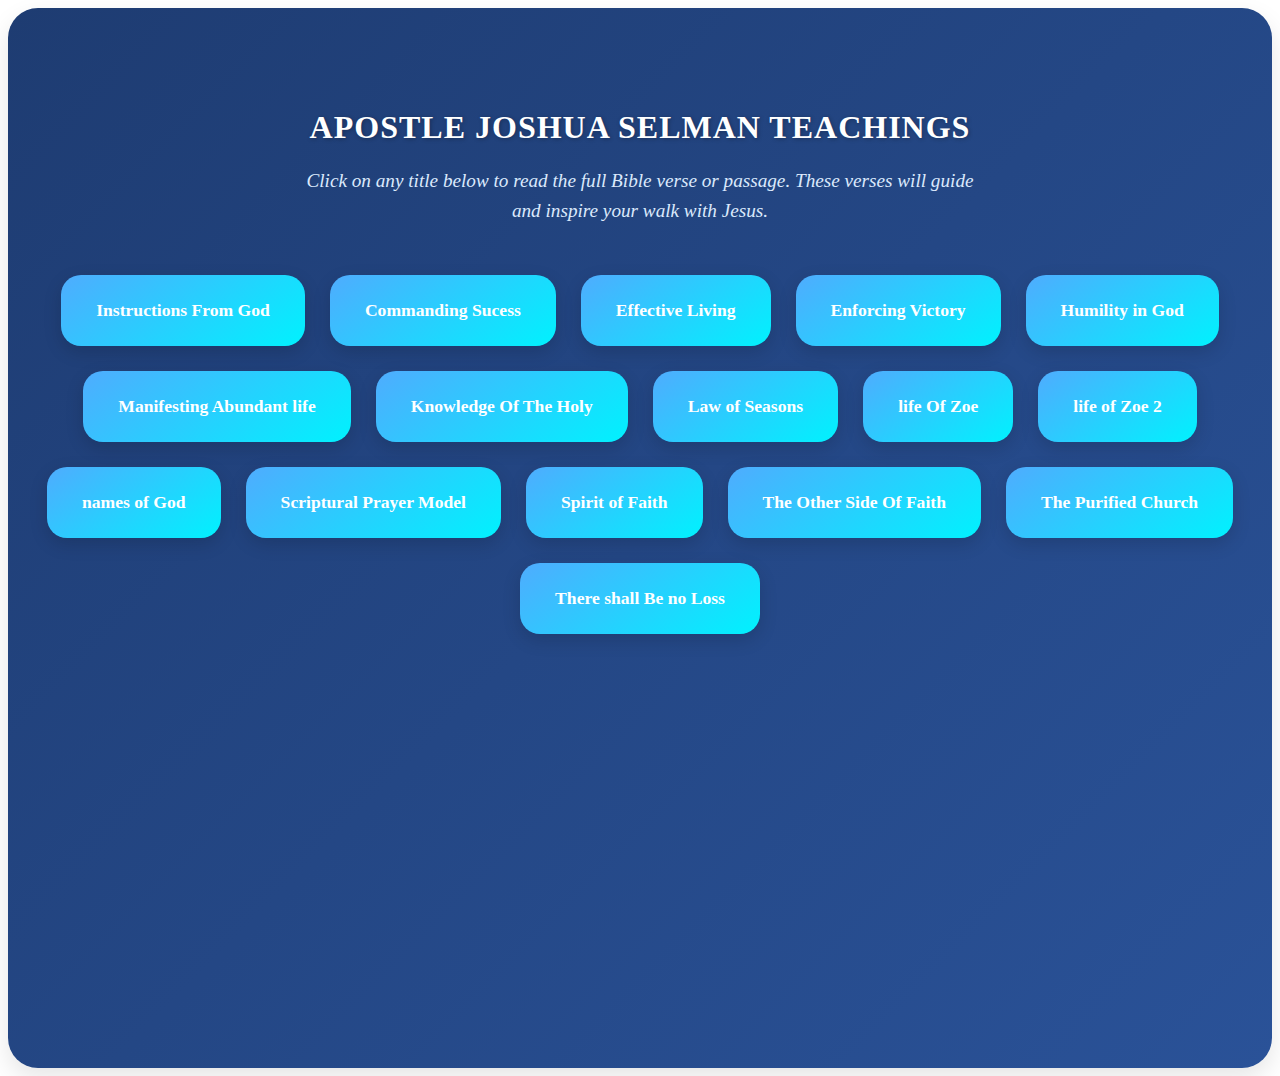
<file: index.html>
<!DOCTYPE html>
<html lang="en">

<head>
  <meta charset="UTF-8">
  <meta name="viewport" content="width=device-width, initial-scale=1.0">
  <title>Bible Verses</title>

  <style>
    /* ===== Landing Page Container ===== */
    .landing-page {
      text-align: center;
      padding: 5rem 2rem;
      background: linear-gradient(135deg, #1e3c72, #2a5298);
      /* deep blue gradient */
      color: #ffffff;
      min-height: 100vh;
      border-radius: 30px;
      box-shadow: 0 10px 25px rgba(0, 0, 0, 0.1);
    }

    /* ===== Heading ===== */
    .landing-page h1 {
      font-size: 3rem;
      margin-bottom: 1rem;
      font-weight: 700;
      text-transform: uppercase;
      letter-spacing: 1px;
      text-shadow: 1px 1px 4px rgba(0, 0, 0, 0.3);
    }

    /* ===== Description ===== */
    .landing-description {
      font-size: 1.2rem;
      margin-bottom: 3rem;
      font-style: italic;
      line-height: 1.6;
      max-width: 700px;
      margin-left: auto;
      margin-right: auto;
      color: #dbe9fc;
    }

    /* ===== Cards Container ===== */
    .landing-links {
      display: flex;
      flex-wrap: wrap;
      justify-content: center;
      gap: 25px;
    }

    /* ===== Individual Verse Buttons ===== */
    .landing-card {
      display: block;
      padding: 25px 35px;
      background: linear-gradient(145deg, #4facfe, #00f2fe);
      /* light blue gradient */
      color: #fff;
      font-weight: bold;
      text-decoration: none;
      border-radius: 20px;
      text-align: center;
      font-size: 1.1rem;
      transition: transform 0.3s, box-shadow 0.3s, background 0.3s;
      box-shadow: 0 6px 18px rgba(0, 0, 0, 0.15);
    }

    /* Hover Effect */
    .landing-card:hover {
      transform: translateY(-6px) scale(1.05);
      box-shadow: 0 12px 25px rgba(0, 0, 0, 0.25);
      background: linear-gradient(145deg, #00f2fe, #4facfe);
    }
  </style>
</head>

<body>

  <section class="landing-page">
    <h1 style="font-size: 200%;">Apostle Joshua Selman Teachings</h1>
    <p class="landing-description">
      Click on any title below to read the full Bible verse or passage. These verses will guide and inspire your walk
      with Jesus.
    </p>

    <div class="landing-links">
      <a class="landing-card" href="instructionsfromGod.html">Instructions From God</a>
      <a class="landing-card" href="commandingsuccess.html">Commanding Sucess</a>
      <a class="landing-card" href="efectiveliving.html">Effective Living</a>
      <a class="landing-card" href="enforcingvictory.html">Enforcing Victory</a>
      <a class="landing-card" href="humilityinGod.html">Humility in God</a>
      <a class="landing-card" href="abundantlife.html">Manifesting Abundant life</a>
      <a class="landing-card" href="knowledgeoftheholy.html">Knowledge Of The Holy</a>
      <a class="landing-card" href="lawofseason.html">Law of Seasons</a>
      <a class="landing-card" href="lifeofzoe.html">life Of Zoe</a>
      <a class="landing-card" href="lifeofzoe2.html">life of Zoe 2</a>
      <a class="landing-card" href="namesofGod.html">names of God</a>
      <a class="landing-card" href="scripturalprayermode.html">Scriptural Prayer Model</a>
      <a class="landing-card" href="spiritoffaith.html">Spirit of Faith</a>
      <a class="landing-card" href="theothersideoffaith.html">The Other Side Of Faith</a>
      <a class="landing-card" href="thepurifiedchurch.html">The Purified Church</a>
      <a class="landing-card" href="thereshallbenoloss.html">There shall Be no Loss</a>

    </div>
  </section>

</body>

</html>
</file>
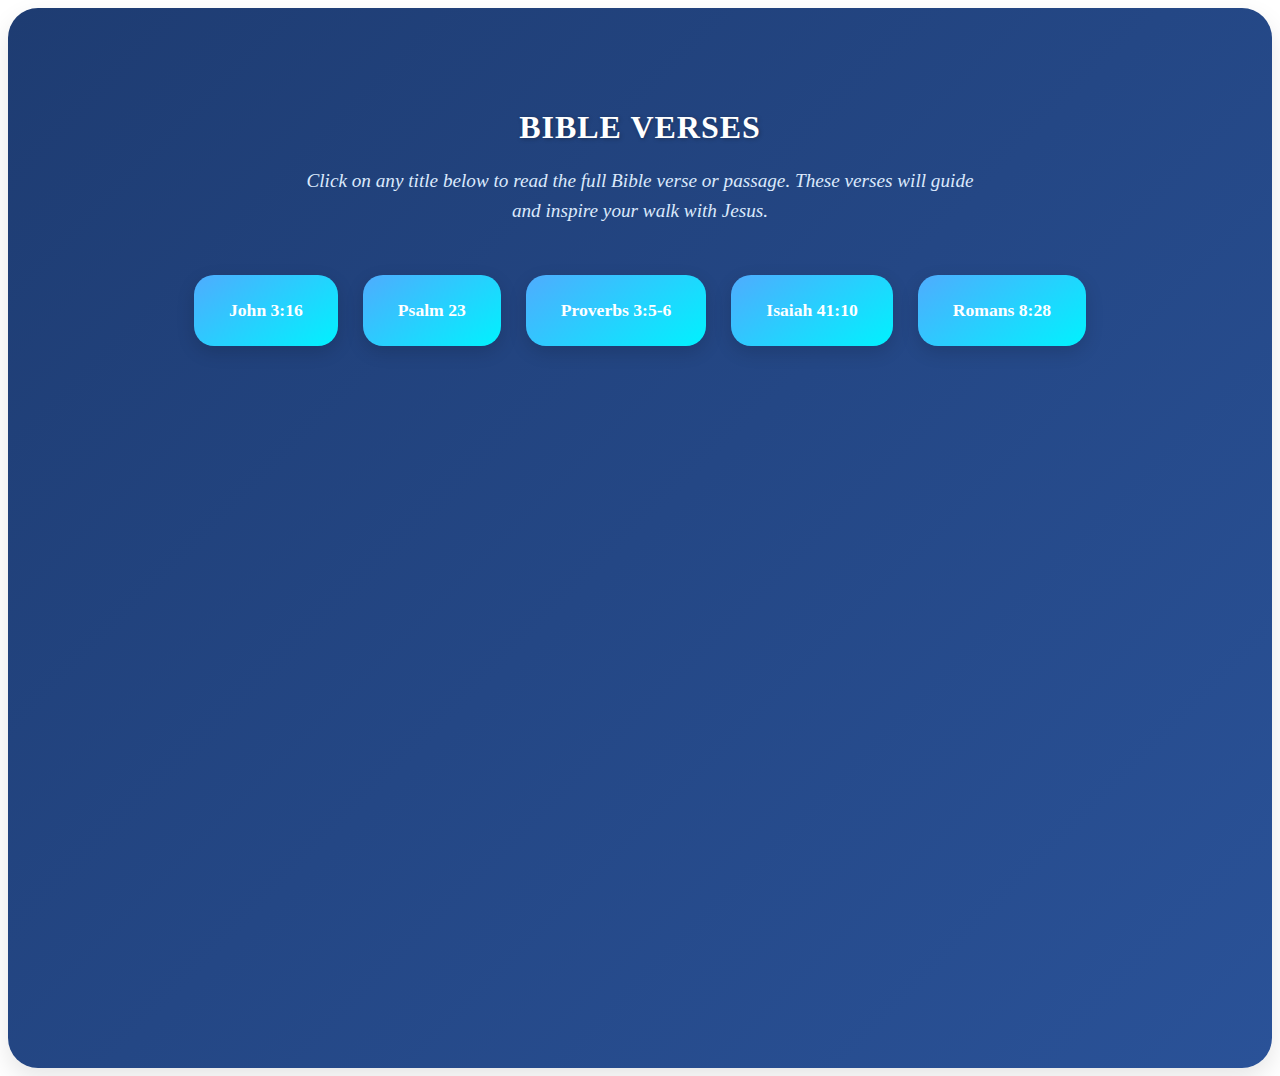
<file: bibleverses/index.html>
<!DOCTYPE html>
<html lang="en">
<head>
  <meta charset="UTF-8">
  <meta name="viewport" content="width=device-width, initial-scale=1.0">
  <title>Bible Verses</title>
  
  <style>/* ===== Landing Page Container ===== */
.landing-page {
  text-align: center;
  padding: 5rem 2rem;
  background: linear-gradient(135deg, #1e3c72, #2a5298); /* deep blue gradient */
  color: #ffffff;
  min-height: 100vh;
  border-radius: 30px;
  box-shadow: 0 10px 25px rgba(0,0,0,0.1);
}

/* ===== Heading ===== */
.landing-page h1 {
  font-size: 3rem;
  margin-bottom: 1rem;
  font-weight: 700;
  text-transform: uppercase;
  letter-spacing: 1px;
  text-shadow: 1px 1px 4px rgba(0,0,0,0.3);
}

/* ===== Description ===== */
.landing-description {
  font-size: 1.2rem;
  margin-bottom: 3rem;
  font-style: italic;
  line-height: 1.6;
  max-width: 700px;
  margin-left: auto;
  margin-right: auto;
  color: #dbe9fc;
}

/* ===== Cards Container ===== */
.landing-links {
  display: flex;
  flex-wrap: wrap;
  justify-content: center;
  gap: 25px;
}

/* ===== Individual Verse Buttons ===== */
.landing-card {
  display: block;
  padding: 25px 35px;
  background: linear-gradient(145deg, #4facfe, #00f2fe); /* light blue gradient */
  color: #fff;
  font-weight: bold;
  text-decoration: none;
  border-radius: 20px;
  text-align: center;
  font-size: 1.1rem;
  transition: transform 0.3s, box-shadow 0.3s, background 0.3s;
  box-shadow: 0 6px 18px rgba(0,0,0,0.15);
}

/* Hover Effect */
.landing-card:hover {
  transform: translateY(-6px) scale(1.05);
  box-shadow: 0 12px 25px rgba(0,0,0,0.25);
  background: linear-gradient(145deg, #00f2fe, #4facfe);
}</style>
</head>
<body>

<section class="landing-page">
  <h1 style="font-size: 200%;">Bible Verses</h1>
  <p class="landing-description">
    Click on any title below to read the full Bible verse or passage. These verses will guide and inspire your walk with Jesus.
  </p>

  <div class="landing-links">
    <a class="landing-card" href="john-3-16.html">John 3:16</a>
    <a class="landing-card" href="psalm-23.html">Psalm 23</a>
    <a class="landing-card" href="proverbs-3-5.html">Proverbs 3:5-6</a>
    <a class="landing-card" href="isaiah-41-10.html">Isaiah 41:10</a>
    <a class="landing-card" href="romans-8-28.html">Romans 8:28</a>
  </div>
</section>

</body>
</html>
</file>
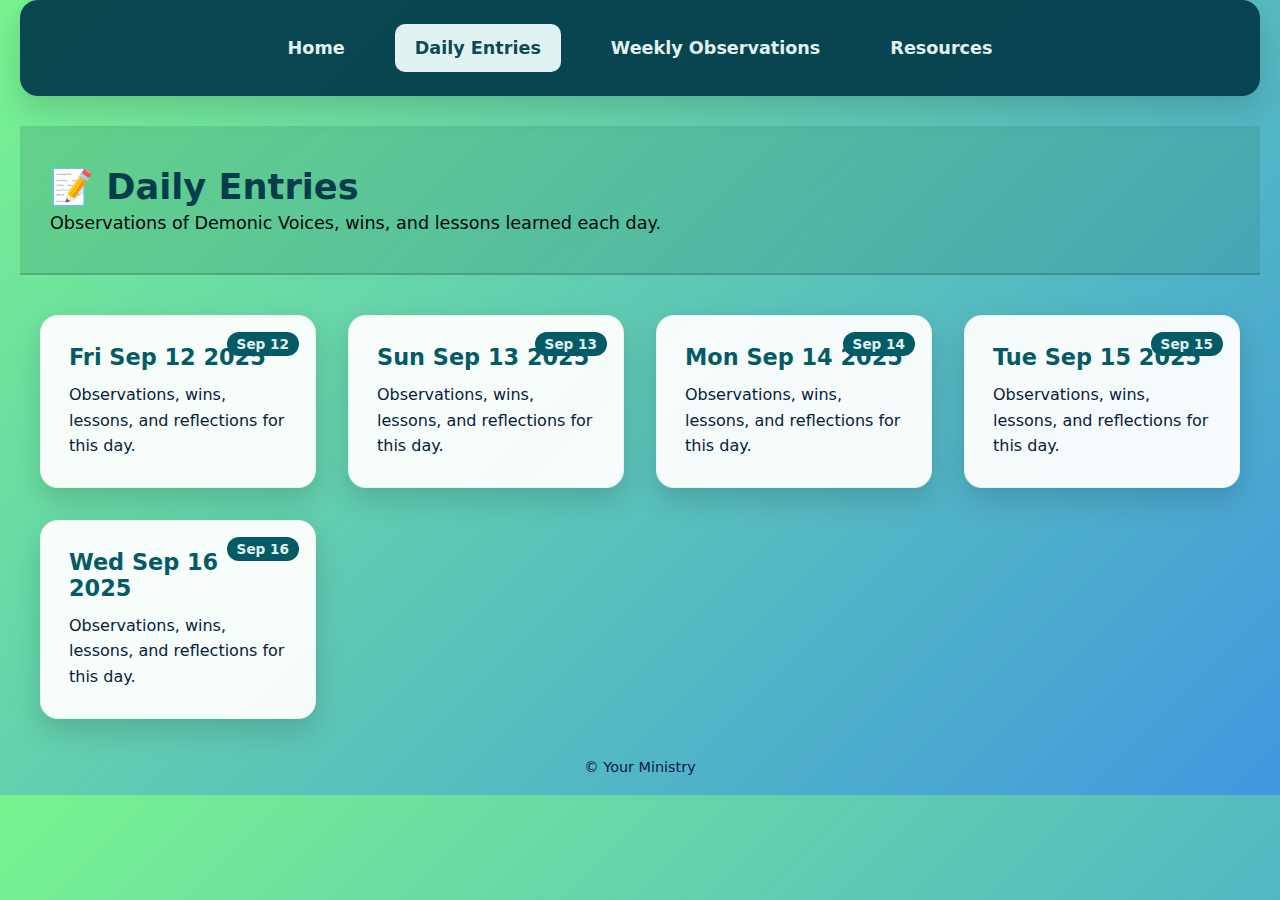
<file: daily/index.html>
<!DOCTYPE html>
<html lang="en">
<head>
<meta charset="UTF-8">
<meta name="viewport" content="width=device-width, initial-scale=1.0">
<title>Daily Entries</title>
<style>
:root{
  --primary: #033d4b;
  --secondary: #045b66;
  --nav-bg: rgba(3, 61, 75, 0.95);
  --nav-hover: #046a88;
  --text-light: #e0f2f1;
  --text-dark: #07203a;
  --card-bg: rgba(255,255,255,0.95);
  --shadow: rgba(0,0,0,0.15);
  --radius:18px;
}

/* Body */
body {
  margin: 0;
  font-family: "Inter", system-ui, sans-serif;
  background: linear-gradient(135deg, #79f38f, #4098df);
  color: var(--text-dark);
}

/* Nav Bar */
nav.top-nav {
  display: flex;
  justify-content: center;
  gap: 30px;
  padding: 24px 50px;
  background: var(--nav-bg);
  border-radius: var(--radius);
  box-shadow: 0 12px 30px var(--shadow);
  position: sticky;
  top: 16px;
  margin: 0 20px 30px 20px;
  align-items: center;
  z-index: 100;
}

nav.top-nav a {
  color: var(--text-light);
  text-decoration: none;
  font-weight: 600;
  font-size: 1.1rem;
  padding: 14px 20px;
  border-radius: 10px;
  transition: background 0.3s, transform 0.2s;
}

nav.top-nav a:hover {
  background: var(--nav-hover);
  transform: translateY(-3px);
}

nav.top-nav a.active {
  background: var(--text-light);
  color: var(--nav-bg);
}

/* Hero Section with straight division line */
.hero {
  background: linear-gradient(145deg, rgba(3,61,75,0.15), rgba(4,91,30,0.12));
  padding: 40px 30px;
  margin: 0 20px;
  border-radius: 0;
  display: flex;
  justify-content: space-between;
  align-items: center;
  border-bottom: 2px solid rgba(0,0,0,0.15);
}

.hero h1 {
  margin:0;
  font-size:2.2rem;
  color: var(--primary);
}

.hero p {
  margin:5px 0 0 0;
  font-size:1.1rem;
  color: #000609;
}

/* Cards Section */
.resources { max-width:1200px; margin:40px auto; padding:0 16px; }

.resource-cards {
  display:grid;
  grid-template-columns: repeat(4, 1fr); /* 4 cards per row */
  gap:32px;
  margin-top: 30px;
}

.resource-card {
  background: var(--card-bg);
  border-radius: var(--radius);
  padding:28px;
  box-shadow: 0 12px 28px var(--shadow);
  text-decoration:none;
  color:inherit;
  transition: transform 0.3s, box-shadow 0.3s;
  border: 1px solid rgba(12,30,45,0.05);
  position: relative;
}

.resource-card::before {
  content: attr(data-date);
  position: absolute;
  top: 16px;
  right: 16px;
  background: var(--secondary);
  color: var(--text-light);
  padding: 4px 10px;
  border-radius: 999px;
  font-size: 0.85rem;
  font-weight: 600;
}

.resource-card:hover {
  transform: translateY(-8px);
  box-shadow: 0 18px 35px var(--shadow);
}

.resource-card h3 {
  margin:0 0 12px 0;
  font-size:1.4rem;
  color: var(--secondary);
}

.resource-card p {
  margin:0;
  font-size:1rem;
  line-height:1.6;
  color: var(--text-dark);
}

/* Footer */
footer {
  text-align:center;
  color:var(--text-dark);
  margin:40px 0 20px 0;
  font-size:0.9rem;
}

/* Responsive */
@media(max-width:1024px){
  .resource-cards { grid-template-columns: repeat(2, 1fr); }
}
@media(max-width:768px){
  .resource-cards { grid-template-columns: 1fr; }
}
@media(max-width:600px){
  nav.top-nav { flex-direction: column; gap:16px; padding:20px; }
  .hero { flex-direction: column; gap:16px; text-align:center; }
}
</style>
</head>

<body>

<header>
  <nav class="top-nav">
    <a href="../index.html">Home</a>
    <a href="../daily/index.html" class="active">Daily Entries</a>
    <a href="../weekly/index.html">Weekly Observations</a>
    <a href="../resources/index.html">Resources</a>
  </nav>
</header>

<main>
  <section class="hero">
    <div>
      <h1>📝 Daily Entries</h1>
      <p>Observations of Demonic Voices, wins, and lessons learned each day.</p>
    </div>
    <div style="color:var(--text-dark); font-weight:600;"></div>
  </section>

  <section class="resources">
    <div class="resource-cards">
      <a class="resource-card" href="./Dates/2025-09-12.html" data-date="Sep 12">
        <h3>Fri Sep 12 2025</h3>
        <p>Observations, wins, lessons, and reflections for this day.</p>
      </a>

      <a class="resource-card" href="./Dates/2025-09-13.html" data-date="Sep 13">
        <h3>Sun Sep 13 2025</h3>
        <p>Observations, wins, lessons, and reflections for this day.</p>
      </a>

      <a class="resource-card" href="./Dates/2025-09-14.html" data-date="Sep 14">
        <h3>Mon Sep 14 2025</h3>
        <p>Observations, wins, lessons, and reflections for this day.</p>
      </a>

      <a class="resource-card" href="./Dates/2025-09-15.html" data-date="Sep 15">
        <h3>Tue Sep 15 2025</h3>
        <p>Observations, wins, lessons, and reflections for this day.</p>
      </a>

      <a class="resource-card" href="./Dates/2025-09-16.html" data-date="Sep 16">
        <h3>Wed Sep 16 2025</h3>
        <p>Observations, wins, lessons, and reflections for this day.</p>
      </a>
    </div>
  </section>
</main>

<footer>© Your Ministry</footer>

</body>
</html>
</file>
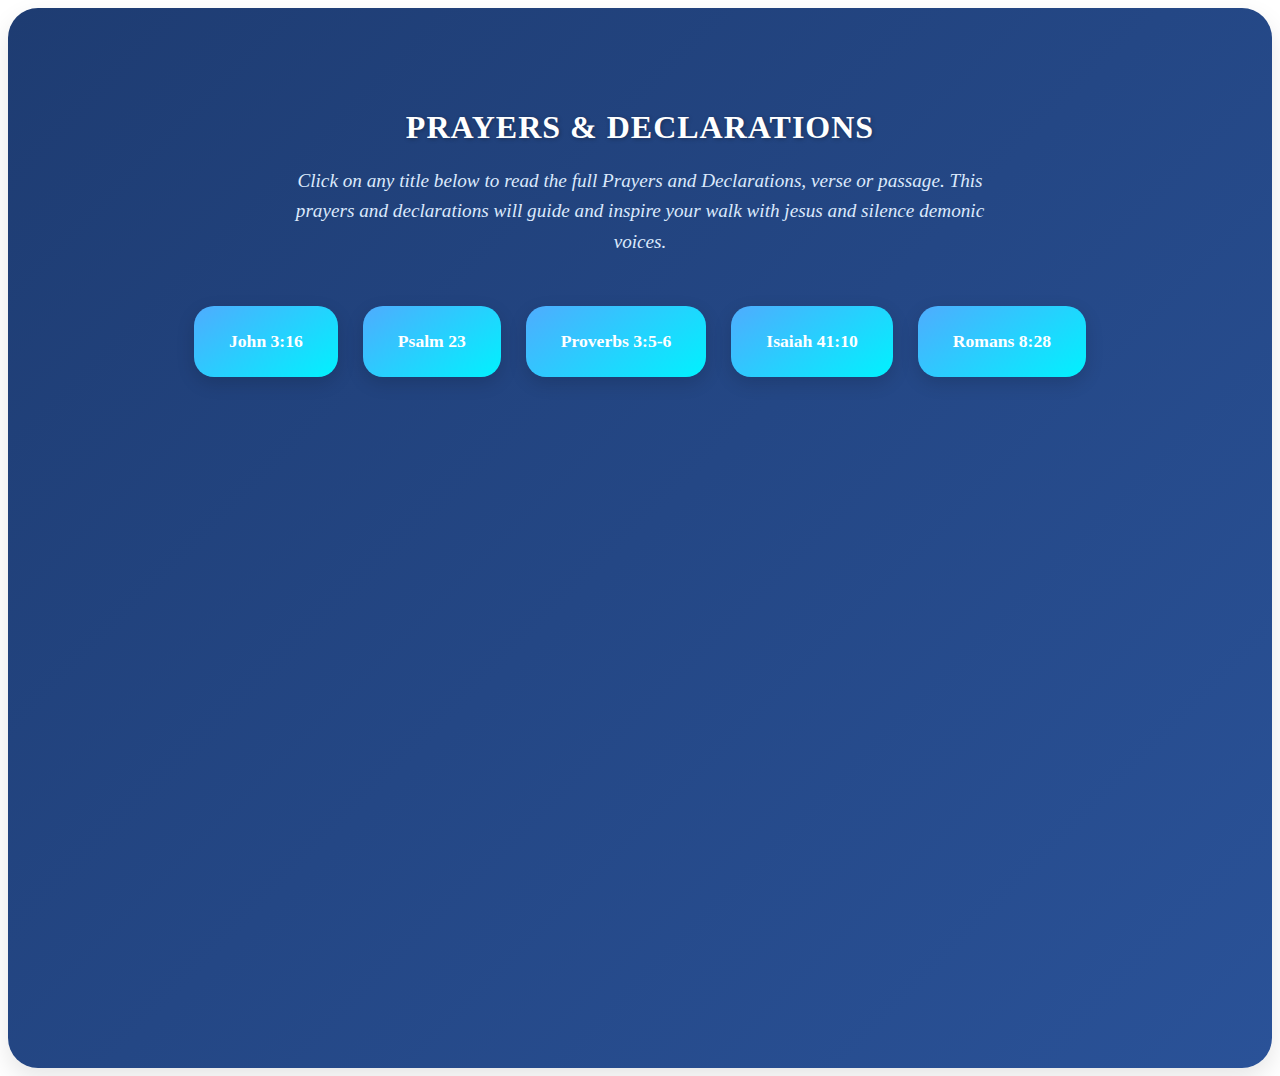
<file: Prayers&Declarations/index.html>
<!DOCTYPE html>
<html lang="en">
<head>
  <meta charset="UTF-8">
  <meta name="viewport" content="width=device-width, initial-scale=1.0">
  <title>Bible Verses</title>
  
  <style>/* ===== Landing Page Container ===== */
.landing-page {
  text-align: center;
  padding: 5rem 2rem;
  background: linear-gradient(135deg, #1e3c72, #2a5298); /* deep blue gradient */
  color: #ffffff;
  min-height: 100vh;
  border-radius: 30px;
  box-shadow: 0 10px 25px rgba(0,0,0,0.1);
}

/* ===== Heading ===== */
.landing-page h1 {
  font-size: 3rem;
  margin-bottom: 1rem;
  font-weight: 700;
  text-transform: uppercase;
  letter-spacing: 1px;
  text-shadow: 1px 1px 4px rgba(0,0,0,0.3);
}

/* ===== Description ===== */
.landing-description {
  font-size: 1.2rem;
  margin-bottom: 3rem;
  font-style: italic;
  line-height: 1.6;
  max-width: 700px;
  margin-left: auto;
  margin-right: auto;
  color: #dbe9fc;
}

/* ===== Cards Container ===== */
.landing-links {
  display: flex;
  flex-wrap: wrap;
  justify-content: center;
  gap: 25px;
}

/* ===== Individual Verse Buttons ===== */
.landing-card {
  display: block;
  padding: 25px 35px;
  background: linear-gradient(145deg, #4facfe, #00f2fe); /* light blue gradient */
  color: #fff;
  font-weight: bold;
  text-decoration: none;
  border-radius: 20px;
  text-align: center;
  font-size: 1.1rem;
  transition: transform 0.3s, box-shadow 0.3s, background 0.3s;
  box-shadow: 0 6px 18px rgba(0,0,0,0.15);
}

/* Hover Effect */
.landing-card:hover {
  transform: translateY(-6px) scale(1.05);
  box-shadow: 0 12px 25px rgba(0,0,0,0.25);
  background: linear-gradient(145deg, #00f2fe, #4facfe);
}</style>
</head>
<body>

<section class="landing-page">
  <h1 style="font-size: 200%;">Prayers & Declarations</h1>
  <p class="landing-description">
    Click on any title below to read the full Prayers and Declarations,  verse or passage. This prayers and declarations  will guide and inspire your walk with jesus and silence demonic voices.
  </p>

  <div class="landing-links">
    <a class="landing-card" href="../Prayers&Declarations/prayers&D Landing Pages copy/john-3-6.html">John 3:16</a>
    <a class="landing-card" href="psalm-23.html">Psalm 23</a>
    <a class="landing-card" href="proverbs-3-5.html">Proverbs 3:5-6</a>
    <a class="landing-card" href="isaiah-41-10.html">Isaiah 41:10</a>
    <a class="landing-card" href="romans-8-28.html">Romans 8:28</a>
  </div>
</section>

</body>
</html>
</file>
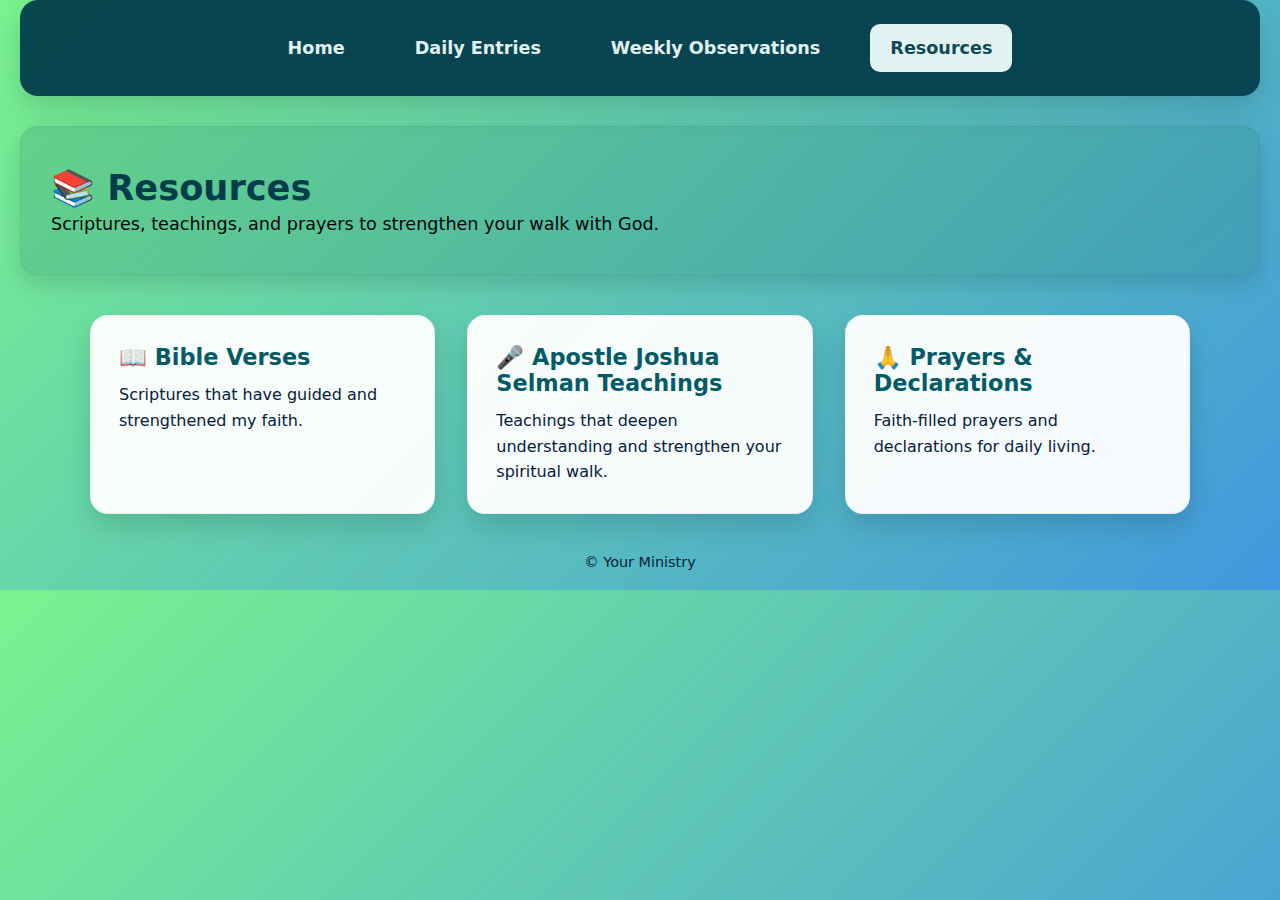
<file: resources/index.html>
<!DOCTYPE html>
<html lang="en">
<head>
<meta charset="UTF-8">
<meta name="viewport" content="width=device-width, initial-scale=1.0">
<title>Resources</title>
<style>
:root{
  --primary: #033d4b; /* deeper teal/blue */
  --secondary: #045b66; /* dark blue-green for card headings */
  --nav-bg: rgba(3, 61, 75, 0.95); /* deep nav background */
  --nav-hover: #046a88; /* slightly lighter for hover */
  --text-light: #e0f2f1;
  --text-dark: #07203a;
  --card-bg: rgba(255,255,255,0.95);
  --shadow: rgba(0,0,0,0.15);
  --radius:18px;
}

body {
  margin: 0;
  font-family: "Inter", system-ui, sans-serif;
  background: linear-gradient(135deg, #79f38f, #4098df);
  color: var(--text-dark);
}

/* Nav Bar */
nav.top-nav {
  display: flex;
  justify-content: center;
  gap: 30px;
  padding: 24px 50px;
  background: var(--nav-bg);
  border-radius: var(--radius);
  box-shadow: 0 12px 30px var(--shadow);
  position: sticky;
  top: 16px;
  margin: 0 20px 30px 20px;
  align-items: center;
  z-index: 100;
  transition: all 0.3s ease;
}

nav.top-nav a {
  color: var(--text-light);
  text-decoration: none;
  font-weight: 600;
  font-size: 1.1rem;
  padding: 14px 20px;
  border-radius: 10px;
  transition: background 0.3s, transform 0.2s;
}

nav.top-nav a:hover {
  background: var(--nav-hover);
  transform: translateY(-3px);
}

nav.top-nav a.active {
  background: var(--text-light);
  color: var(--nav-bg);
}

/* Hero Section */
.hero {
  background: linear-gradient(145deg, rgba(3,61,75,0.15), rgba(4,91,30,0.12));
  padding: 40px 30px;
  margin: 0 20px;
  border-radius: var(--radius);
  display: flex;
  justify-content: space-between;
  align-items: center;
  border: 1px solid rgba(15,23,42,0.05);
  box-shadow: 0 8px 25px var(--shadow);
}

.hero h1 {
  margin:0;
  font-size:2.2rem;
  color: var(--primary);
}

.hero p {
  margin:5px 0 0 0;
  font-size:1.1rem;
  color: #000609;;
}

/* Resources */
.resources { max-width:1100px; margin:40px auto; padding:0 16px; }

.resource-cards {
  display:grid;
  grid-template-columns: repeat(auto-fit, minmax(280px,1fr));
  gap:32px;
}

.resource-card {
  background: var(--card-bg);
  border-radius: var(--radius);
  padding:28px;
  box-shadow: 0 12px 28px var(--shadow);
  text-decoration:none;
  color:inherit;
  transition: transform 0.3s, box-shadow 0.3s;
  border: 1px solid rgba(12,30,45,0.05);
}

.resource-card:hover {
  transform: translateY(-8px);
  box-shadow: 0 18px 35px var(--shadow);
}

.resource-card h3 {
  margin:0 0 12px 0;
  font-size:1.4rem;
  color: var(--secondary);
}

.resource-card p {
  margin:0;
  font-size:1rem;
  line-height:1.6;
  color: var(--text-dark);
}

/* Footer */
footer {
  text-align:center;
  color:var(--text-dark);
  margin:40px 0 20px 0;
  font-size:0.9rem;
}

/* Responsive */
@media(max-width:600px){
  nav.top-nav { flex-direction: column; gap:16px; padding:20px; }
  .hero { flex-direction: column; gap:16px; text-align:center; }
}
</style>
</head>
<body>

<header>
  <nav class="top-nav">
    <a href="../index.html">Home</a>
    <a href="../daily/index.html">Daily Entries</a>
    <a href="../weekly/index.html">Weekly Observations</a>
    <a href="#" class="active">Resources</a>
  </nav>
</header>

<main>
  <section class="hero">
    <div>
      <h1>📚 Resources</h1>
      <p>Scriptures, teachings, and prayers to strengthen your walk with God.</p>
    </div>
    <div style="color:var(--text-dark); font-weight:600;"></div>
  </section>

  <section class="resources">
    <div class="resource-cards">
      <a class="resource-card" href="../bibleverses/index.html">
        <h3>📖 Bible Verses</h3>
        <p>Scriptures that have guided and strengthened my faith.</p>
      </a>

      <a class="resource-card" href="../selmanteaching/index.html">
        <h3>🎤 Apostle Joshua Selman Teachings</h3>
        <p>Teachings that deepen understanding and strengthen your spiritual walk.</p>
      </a>

      <a class="resource-card" href="../Prayers&Declarations/index.html">
        <h3>🙏 Prayers & Declarations</h3>
        <p>Faith-filled prayers and declarations for daily living.</p>
      </a>
    </div>
  </section>
</main>

<footer>© Your Ministry</footer>

</body>
</html>
</file>
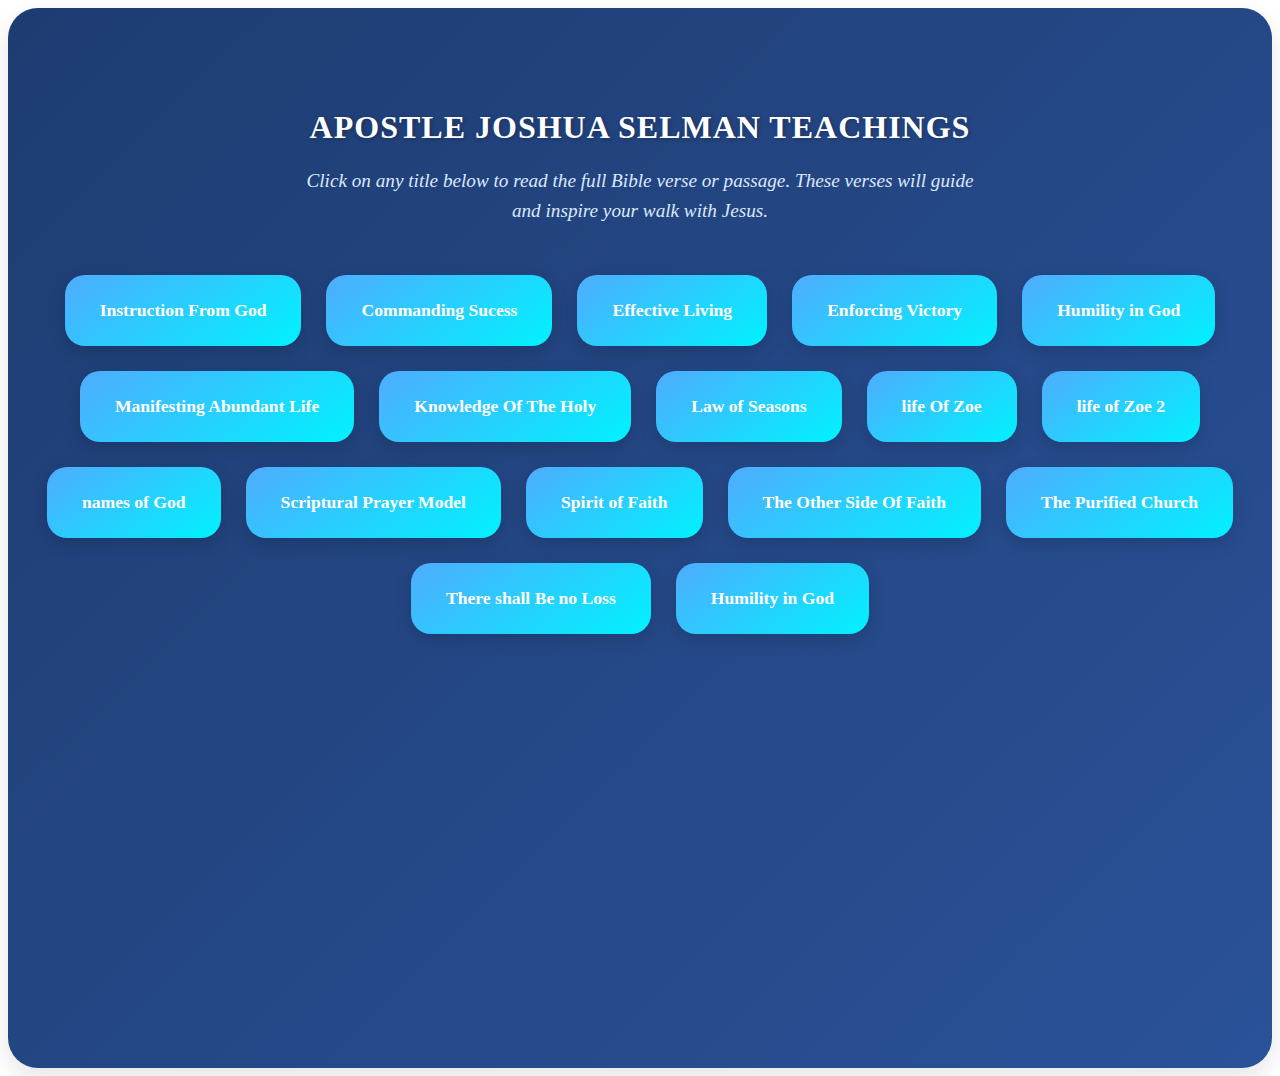
<file: selmanteaching/index.html>
<!DOCTYPE html>
<html lang="en">

<head>
  <meta charset="UTF-8">
  <meta name="viewport" content="width=device-width, initial-scale=1.0">
  <title>Bible Verses</title>

  <style>
    /* ===== Landing Page Container ===== */
    .landing-page {
      text-align: center;
      padding: 5rem 2rem;
      background: linear-gradient(135deg, #1e3c72, #2a5298);
      /* deep blue gradient */
      color: #ffffff;
      min-height: 100vh;
      border-radius: 30px;
      box-shadow: 0 10px 25px rgba(0, 0, 0, 0.1);
    }

    /* ===== Heading ===== */
    .landing-page h1 {
      font-size: 3rem;
      margin-bottom: 1rem;
      font-weight: 700;
      text-transform: uppercase;
      letter-spacing: 1px;
      text-shadow: 1px 1px 4px rgba(0, 0, 0, 0.3);
    }

    /* ===== Description ===== */
    .landing-description {
      font-size: 1.2rem;
      margin-bottom: 3rem;
      font-style: italic;
      line-height: 1.6;
      max-width: 700px;
      margin-left: auto;
      margin-right: auto;
      color: #dbe9fc;
    }

    /* ===== Cards Container ===== */
    .landing-links {
      display: flex;
      flex-wrap: wrap;
      justify-content: center;
      gap: 25px;
    }

    /* ===== Individual Verse Buttons ===== */
    .landing-card {
      display: block;
      padding: 25px 35px;
      background: linear-gradient(145deg, #4facfe, #00f2fe);
      /* light blue gradient */
      color: #fff;
      font-weight: bold;
      text-decoration: none;
      border-radius: 20px;
      text-align: center;
      font-size: 1.1rem;
      transition: transform 0.3s, box-shadow 0.3s, background 0.3s;
      box-shadow: 0 6px 18px rgba(0, 0, 0, 0.15);
    }

    /* Hover Effect */
    .landing-card:hover {
      transform: translateY(-6px) scale(1.05);
      box-shadow: 0 12px 25px rgba(0, 0, 0, 0.25);
      background: linear-gradient(145deg, #00f2fe, #4facfe);
    }
  </style>
</head>

<body>

  <section class="landing-page">
    <h1 style="font-size: 200%;">Apostle Joshua Selman Teachings</h1>
    <p class="landing-description">
      Click on any title below to read the full Bible verse or passage. These verses will guide and inspire your walk
      with Jesus.
    </p>

    <div class="landing-links">
      <a class="landing-card" href="instructionsfromGod.html">Instruction From God</a>
      <a class="landing-card" href="commandingsuccess.html">Commanding Sucess</a>
      <a class="landing-card" href="efectiveliving.html">Effective Living</a>
      <a class="landing-card" href="enforcingvictory.html">Enforcing Victory</a>
      <a class="landing-card" href="humilityinGod.html">Humility in God</a>
      <a class="landing-card" href="abundantlife.html">Manifesting Abundant Life</a>
      <a class="landing-card" href="knowledgeoftheholy.html">Knowledge Of The Holy</a>
      <a class="landing-card" href="lawofseason.html">Law of Seasons</a>
      <a class="landing-card" href="lifeofzoe.html">life Of Zoe</a>
      <a class="landing-card" href="lifeofzoe2.html">life of Zoe 2</a>
      <a class="landing-card" href="namesofGod.html">names of God</a>
      <a class="landing-card" href="scripturalprayermode.html">Scriptural Prayer Model</a>
      <a class="landing-card" href="spiritoffaith.html">Spirit of Faith</a>
      <a class="landing-card" href="theothersideoffaith.html">The Other Side Of Faith</a>
      <a class="landing-card" href="thepurifiedchurch.html">The Purified Church</a>
      <a class="landing-card" href="thereshallbenoloss.html">There shall Be no Loss</a>
      <a class="landing-card" href="humilityinGod.html">Humility in God</a>
    </div>
  </section>

</body>


</html>
</file>
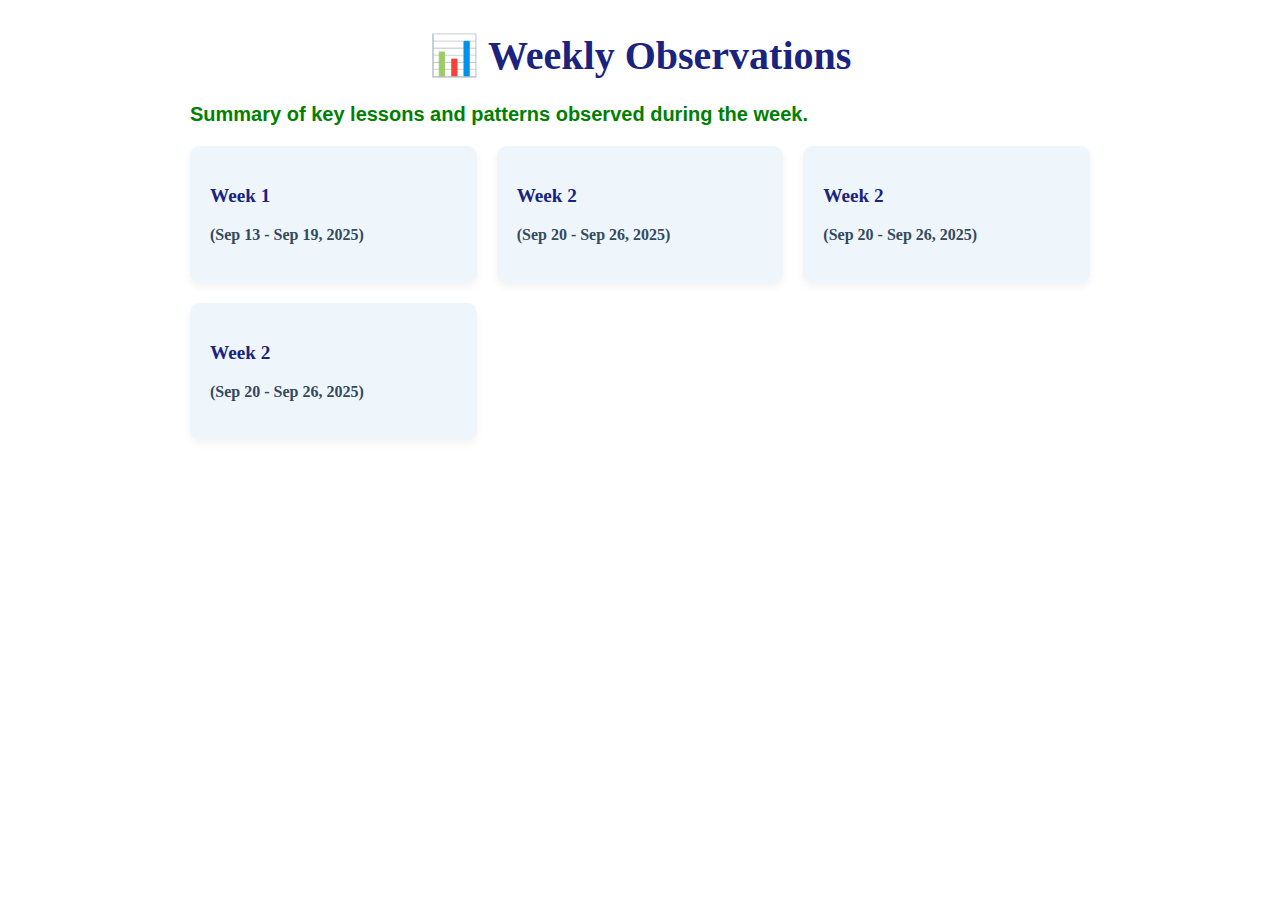
<file: weekly/index.html>
<!DOCTYPE html>
<html lang="en">
<head>
    <meta charset="UTF-8">
    <meta name="viewport" content="width=device-width, initial-scale=1.0">
    <title>Weekly Observations</title>
    <style>
    /* Weekly container */
.weekly-container {
  max-width: 900px;
  margin: 2rem auto;
  padding: 0 1rem;
}

/* Page title */
.weekly-container h1 {
  text-align: center;
  font-size: 2.5rem;
  color: #1a237e;
  margin-bottom: 1.5rem;
}

/* Weekly cards grid */
.weekly-cards {
  display: grid;
  grid-template-columns: repeat(auto-fit, minmax(250px, 1fr));
  gap: 20px;
}

/* Individual weekly card */
.weekly-card {
  background: #eef6fc;
  border-radius: 10px;
  padding: 20px;
  font-size: 1rem;
  font-weight: bold;
  color: #2c3e50;
  box-shadow: 0 4px 8px rgba(0,0,0,0.05);
  text-decoration: none; /* removes underline if card is a link */
  transition: transform 0.2s, background 0.3s;
  display: block; /* makes entire card clickable */
}

/* Hover effect */
.weekly-card:hover {
  transform: translateY(-5px);
  background: #d9ebfa;
}

/* Weekly card heading */
.weekly-card h3 {
  font-size: 1.2rem;
  margin-bottom: 10px;
  color: #1a237e;
}

/* Weekly card content */
.weekly-card p {
  font-size: 1rem;
  color: #34495e;
  line-height: 1.5;
} </style>
</head>
<body>
    <section class="weekly-container">
  <h1>📊 Weekly Observations</h1>
  <p style="font-family: sans-serif ; color: green; font-weight: bolder; font-size: 20px;">Summary of key lessons and patterns observed during the week.</p>

  <div class="weekly-cards">
    <a href="./weekdays/week1.html" class="weekly-card">
      <h3>Week 1 </h3>
      <p>(Sep 13 - Sep 19, 2025)</p>
     
    </a>

    <a href="week2.html" class="weekly-card">
      <h3>Week 2 </h3>
      <p>(Sep 20 - Sep 26, 2025)</p>
      
    </a>
<a href="week2.html" class="weekly-card">
      <h3>Week 2 </h3>
      <p>(Sep 20 - Sep 26, 2025)</p>
      
    </a>
    <a href="week2.html" class="weekly-card">
      <h3>Week 2 </h3>
      <p>(Sep 20 - Sep 26, 2025)</p>
      
    </a>
    <!-- Add more weekly links as needed -->
  </div>
</section>
</body>
</html>
</file>
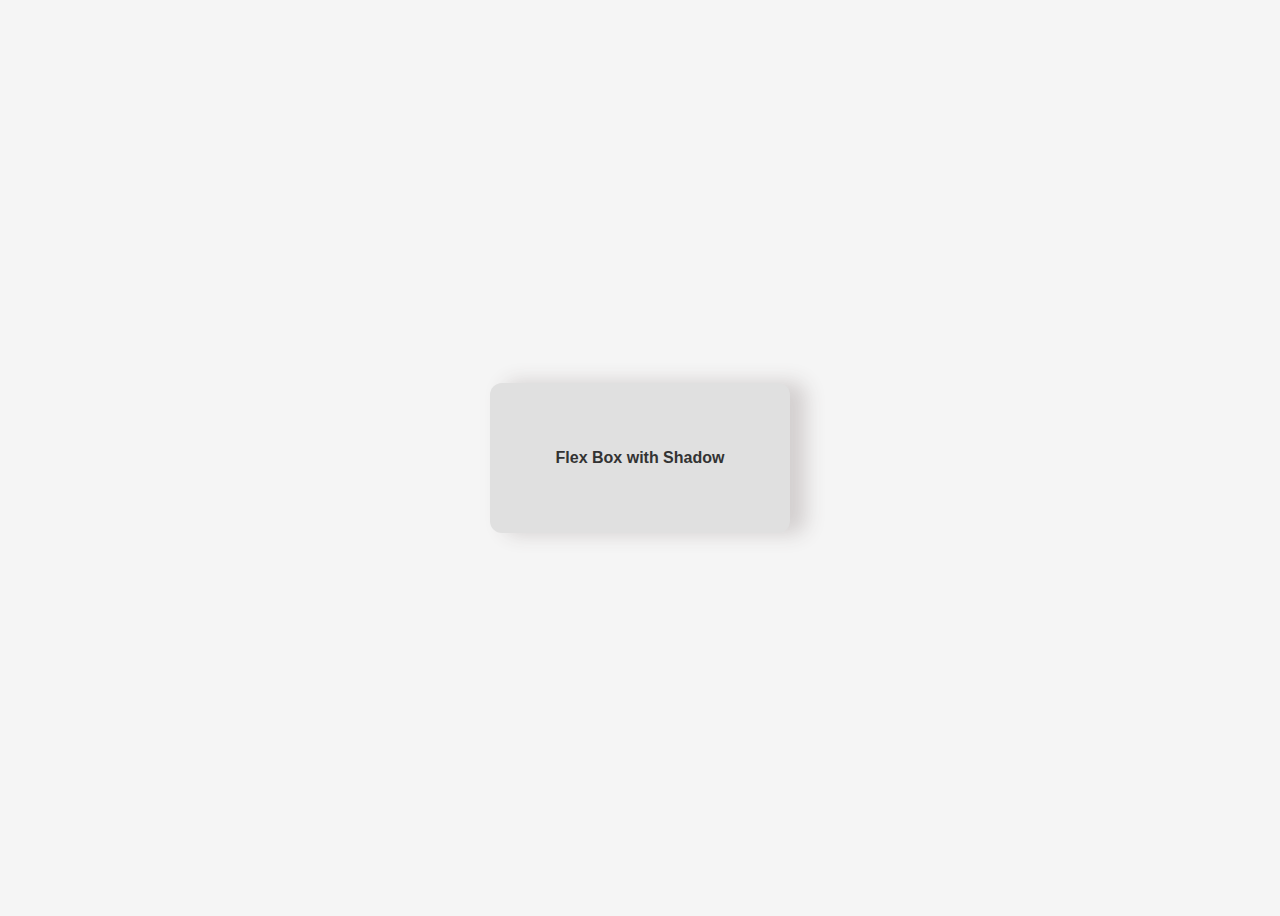
<file: box.html>
<!DOCTYPE html>
<html lang="en">
<head>
  <meta charset="UTF-8">
  <meta name="viewport" content="width=device-width, initial-scale=1.0">
  <title>Flex Box with Shadow</title>
  <style>
    body {
      background-color: #f5f5f5; /* very light grey background */
      display: flex;
      justify-content: center;
      align-items: center;
      height: 100vh;
      font-family: Arial, sans-serif;
    }

    .test-box {
      background-color: #e0e0e0; /* slightly darker grey */
      width: 300px;
      height: 150px;
      display: flex;
      justify-content: center;
      align-items: center;
      border-radius: 12px;
      box-shadow: 15px 0px 20px 1px rgb(211, 207, 207); /* bigger shadow */
      color: #333;
      font-weight: bold;
    }
  </style>
</head>
<body>

<div class="test-box">
  Flex Box with Shadow
</div>

</body>
</html>
</file>
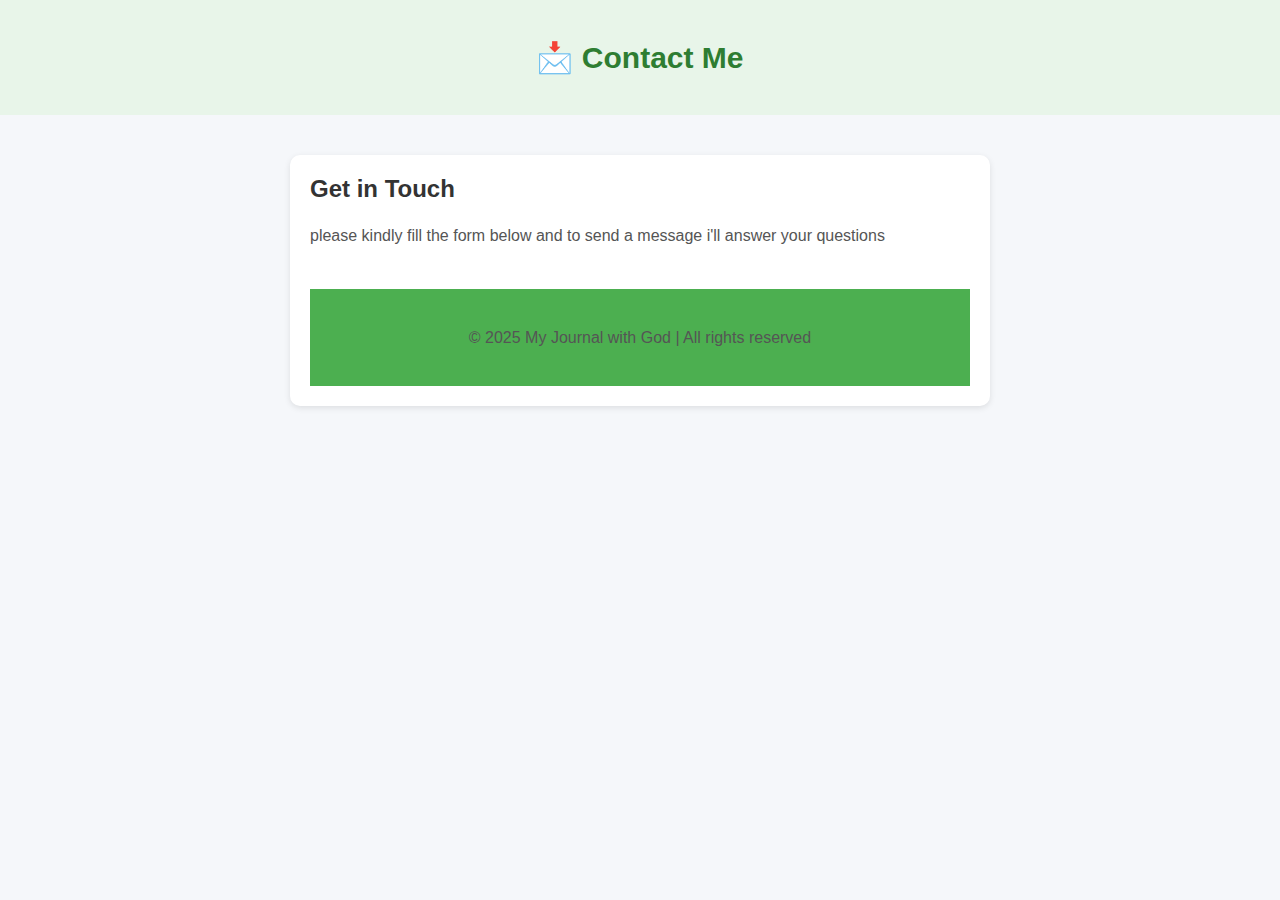
<file: contact.html>
<!DOCTYPE html>
<html lang="en">

<head>
    <meta charset="UTF-8">
    <meta name="viewport" content="width=device-width, initial-scale=1.0">
    <title>Contact Me - My Journal with God</title>
    <style>
        body {
            font-family: Arial, sans-serif;
            background: #f5f7fa;
            margin: 0;
            padding: 0;
        }

        header {
            text-align: center;
            padding: 20px;
            background: #e8f5e9;
        }

        header h1 {
            font-size: 30px;
            color: #2e7d32;
        }

        .content {
            max-width: 700px;
            margin: auto;
            padding: 20px;
        }

        .card {
            background: white;
            padding: 20px;
            border-radius: 10px;
            box-shadow: 0px 2px 6px rgba(0, 0, 0, 0.1);
            margin: 20px 0;
        }

        .card h2 {
            margin-top: 0;
            color: #333;
        }

        .card p {
            line-height: 1.6;
            color: #555;
        }

        footer {
            background: #4CAF50;
            color: white;
            text-align: center;
            padding: 20px;
            margin-top: 40px;
        }
    </style>
</head>

<body>

    <header>
        <h1>📩 Contact Me</h1>
    </header>

    <div class="content">
        <div class="card">
            <h2>Get in Touch</h2>
            <p> please kindly fill the form below and to send a message i'll answer your questions</p>


    <footer>
        <p>&copy; 2025 My Journal with God | All rights reserved</p>
    </footer>

</body>


</html>
</file>
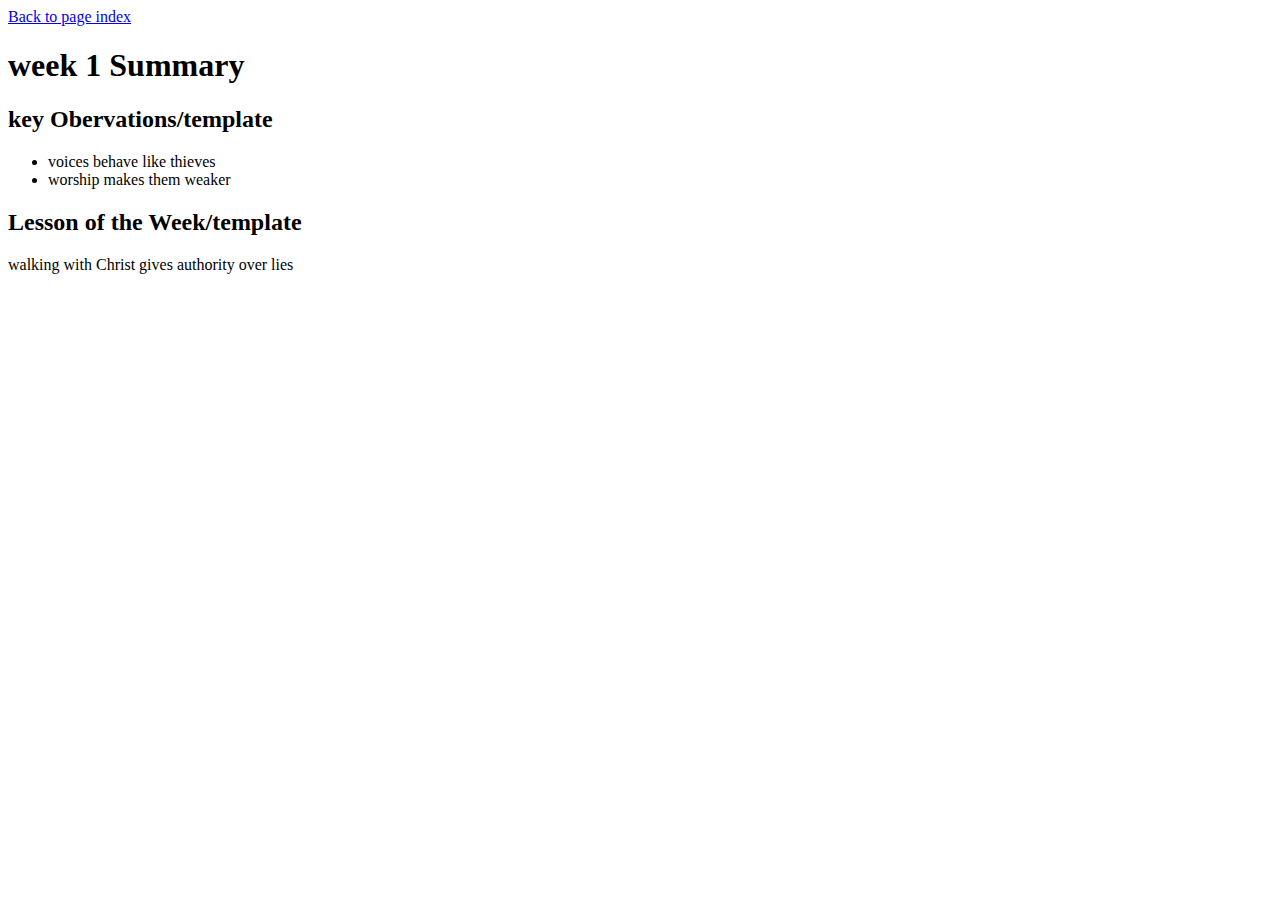
<file: weektemplate.html>
<!DOCTYPE html>
<html lang="en">
<head>
    <meta charset="UTF-8">
    <meta name="viewport" content="width=device-width, initial-scale=1.0">
    <title>weekly/week-1.html,
        week 1 summary
    </title>
</head>
<body>
   <a href="../index.html"> Back to page index</a>
   <h1>week 1 Summary</h1>
   
   <h2>key Obervations/template</h2>
   <ul>
    <li>voices behave like thieves</li>
    <li>worship makes them weaker</li>
   </ul>

   <h2> Lesson of the Week/template</h2>
   <p>walking with Christ gives authority over lies</p>
</body>
</html>
</file>
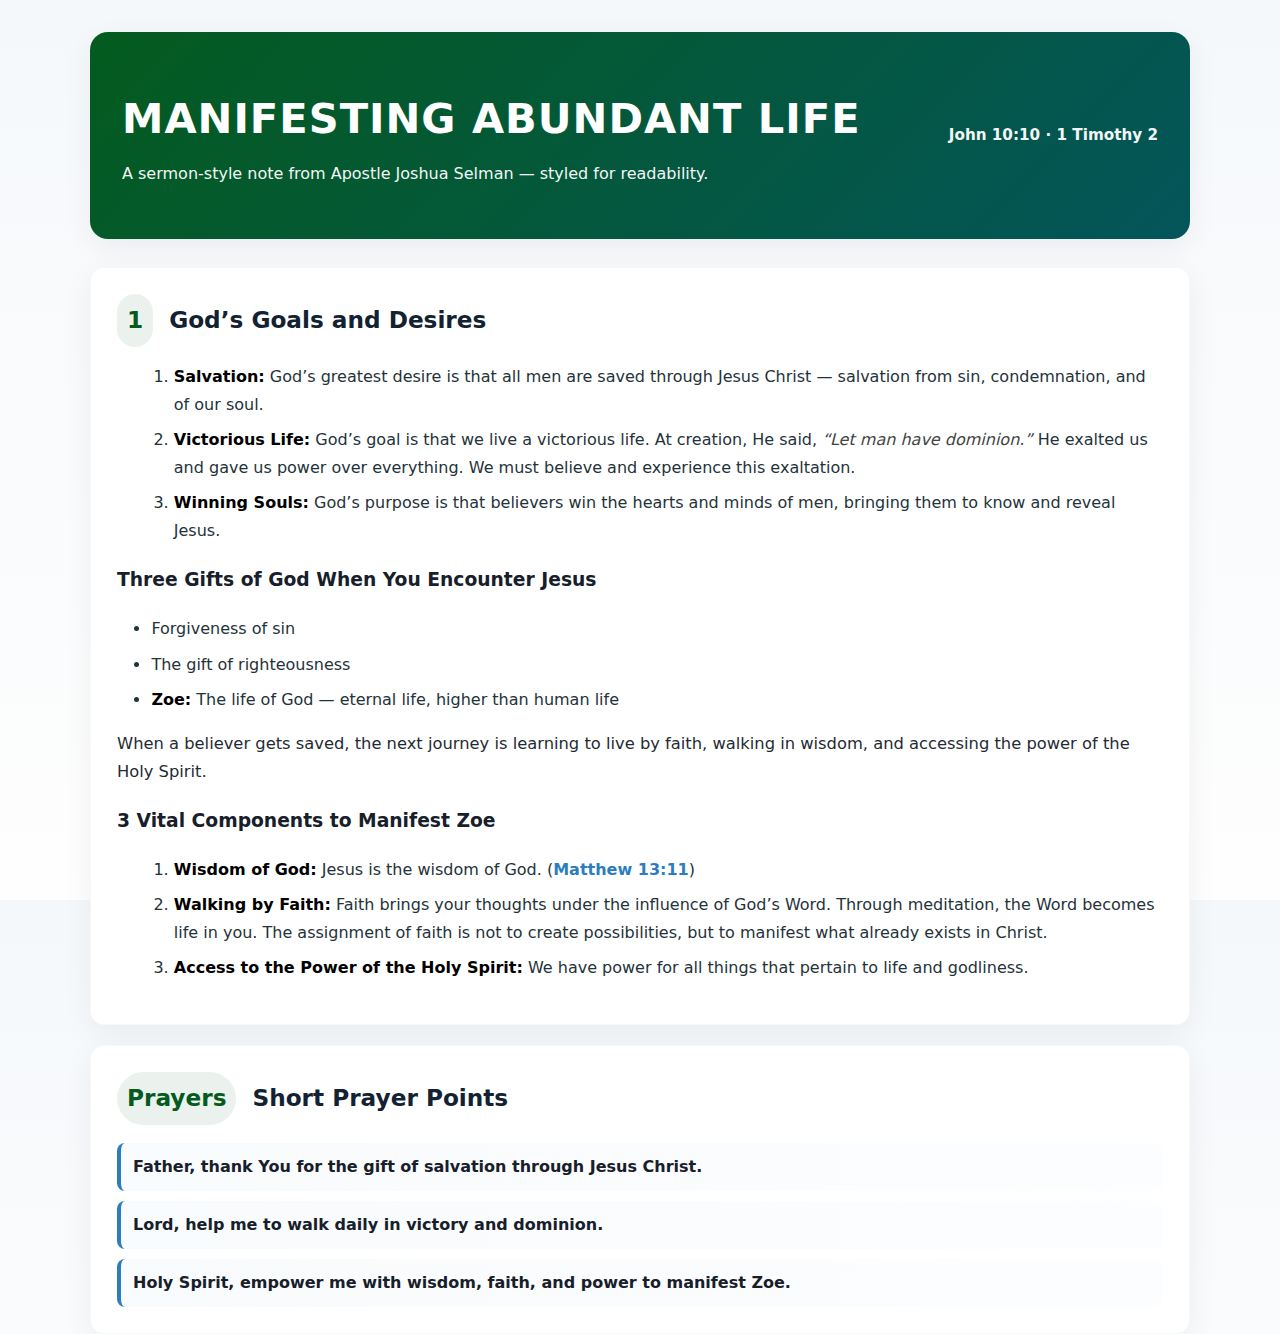
<file: selmanteaching/abundantlife.html>
<!DOCTYPE html>
<html lang="en">
<head>
  <meta charset="UTF-8">
  <title>Manifesting Abundant Life</title>
  <style>
    :root{
      --bg:#f5f8fb;
      --card:#ffffff;
      --accent-1: #045b1e;
      --accent-2: #03555a;
      --blue:#2b7dbf;
      --muted:#7b8794;
      --glass: rgba(255,255,255,0.6);
      --radius:14px;
      --shadow: 0 8px 30px rgba(15,23,42,0.06);
      --maxw:1100px;
      --reading: 1.75;
    }

    *{box-sizing:border-box}
    html,body{height:100%}
    body{
      margin:0;
      font-family: "Inter", system-ui, -apple-system, "Segoe UI", Roboto, "Helvetica Neue", Arial;
      background: linear-gradient(180deg,var(--bg), #fefefe);
      color:#17202a;
      -webkit-font-smoothing:antialiased;
      -moz-osx-font-smoothing:grayscale;
      padding:32px 20px;
      line-height:var(--reading);
    }

    .site { max-width: var(--maxw); margin: 0 auto; }

    .hero {
      background: linear-gradient(135deg, var(--accent-1), var(--accent-2));
      color: #fff;
      padding: 3.2rem 2rem;
      border-radius: 18px;
      box-shadow: var(--shadow);
      display: grid;
      grid-template-columns: 1fr auto;
      gap: 1rem;
      align-items: center;
    }

    .hero h1{
      margin:0 0 .25rem 0;
      font-size: clamp(1.6rem, 3.8vw, 2.6rem);
      letter-spacing: 1px;
    }

    .hero p.lead{ margin:0; opacity:.95; font-size: 1rem; }
    .hero .scripture { text-align:right; font-weight:600; font-size: .95rem; opacity:.95; }

    .message {
      background: var(--card);
      border-radius: var(--radius);
      margin-top: 28px;
      padding: 26px;
      box-shadow: var(--shadow);
      border: 1px solid rgba(15,23,42,0.03);
    }

    .message + .message { margin-top: 20px; }

    .message-title{
      margin:0 0 10px 0;
      font-size: 1.45rem;
      color: #122233;
      display:flex;
      align-items:center;
      gap:.5rem;
    }

    .meta { color: var(--muted); font-size: .95rem; margin-bottom: 14px; }

    .message p{ margin: .6rem 0; font-size: 1.02rem; color: #1f2b34; line-height: 1.72; }
    strong { color: #000; font-weight:700; }
    em { font-style:italic; color: #444; }

    blockquote {
      margin: 14px 0;
      padding: 14px 18px;
      border-left: 6px solid var(--blue);
      background: linear-gradient(90deg, rgba(43,125,191,0.04), rgba(43,125,191,0.02));
      color: #234a6b;
      font-style: italic;
      border-radius: 8px;
    }

    .scripture-inline { color: var(--blue); font-weight:600; }

    ol, ul { margin-left: 1.05rem; color: #24323a; }
    ol li, ul li { margin: .45rem 0; }
    ul.principles { padding-left: 1.1rem; }

    .pill {
      display:inline-block;
      padding:6px 10px;
      border-radius:999px;
      background: rgba(4,91,30,0.08);
      color: var(--accent-1);
      font-weight: 700;
      margin-right: 8px;
    }

    .callout {
      margin-top: 14px;
      padding: 12px 14px;
      background: linear-gradient(90deg, rgba(4,91,30,0.03), rgba(3,85,90,0.02));
      border-left: 4px solid var(--accent-1);
      border-radius: 8px;
      color: #16313a;
    }

    .prayers { margin-top: 18px; display:grid; gap:10px; }
    .prayer-item {
      background: linear-gradient(90deg, rgba(43,125,191,0.03), rgba(43,125,191,0.01));
      border-left: 4px solid var(--blue);
      padding: 10px 12px;
      border-radius: 8px;
      font-weight:600;
    }

    @media (max-width:820px){
      .hero { grid-template-columns: 1fr; text-align:left; gap:.6rem; }
      .hero .scripture { text-align:left; margin-top: .2rem; }
    }

    @media (max-width:460px){
      body { padding:18px 12px; }
      .hero { padding: 2rem; border-radius:12px; }
      .message { padding:18px; border-radius:12px; }
    }
  </style>
</head>
<body>
  <div class="site">
    <header class="hero" role="banner">
      <div>
        <h1>MANIFESTING ABUNDANT LIFE</h1>
        <p class="lead">A sermon-style note from Apostle Joshua Selman — styled for readability.</p>
      </div>
      <div class="scripture">John 10:10 · 1 Timothy 2</div>
    </header>

    <article class="message" aria-labelledby="m1">
      <h2 id="m1" class="message-title"><span class="pill">1</span> God’s Goals and Desires</h2>
      <ol>
        <li><strong>Salvation:</strong> God’s greatest desire is that all men are saved through Jesus Christ — salvation from sin, condemnation, and of our soul.</li>
        <li><strong>Victorious Life:</strong> God’s goal is that we live a victorious life. At creation, He said, <em>“Let man have dominion.”</em> He exalted us and gave us power over everything. We must believe and experience this exaltation.</li>
        <li><strong>Winning Souls:</strong> God’s purpose is that believers win the hearts and minds of men, bringing them to know and reveal Jesus.</li>
      </ol>

      <h3>Three Gifts of God When You Encounter Jesus</h3>
      <ul class="principles">
        <li>Forgiveness of sin</li>
        <li>The gift of righteousness</li>
        <li><strong>Zoe:</strong> The life of God — eternal life, higher than human life</li>
      </ul>

      <p>When a believer gets saved, the next journey is learning to live by faith, walking in wisdom, and accessing the power of the Holy Spirit.</p>

      <h3>3 Vital Components to Manifest Zoe</h3>
      <ol>
        <li><strong>Wisdom of God:</strong> Jesus is the wisdom of God. (<span class="scripture-inline">Matthew 13:11</span>)</li>
        <li><strong>Walking by Faith:</strong> Faith brings your thoughts under the influence of God’s Word. Through meditation, the Word becomes life in you. The assignment of faith is not to create possibilities, but to manifest what already exists in Christ.</li>
        <li><strong>Access to the Power of the Holy Spirit:</strong> We have power for all things that pertain to life and godliness.</li>
      </ol>
    </article>

    <aside class="message" aria-labelledby="prayer">
      <h2 id="prayer" class="message-title"><span class="pill">Prayers</span> Short Prayer Points</h2>
      <div class="prayers">
        <div class="prayer-item">Father, thank You for the gift of salvation through Jesus Christ.</div>
        <div class="prayer-item">Lord, help me to walk daily in victory and dominion.</div>
        <div class="prayer-item">Holy Spirit, empower me with wisdom, faith, and power to manifest Zoe.</div>
      </div>
    </aside>
  </div>
</body>
</html>
</file>
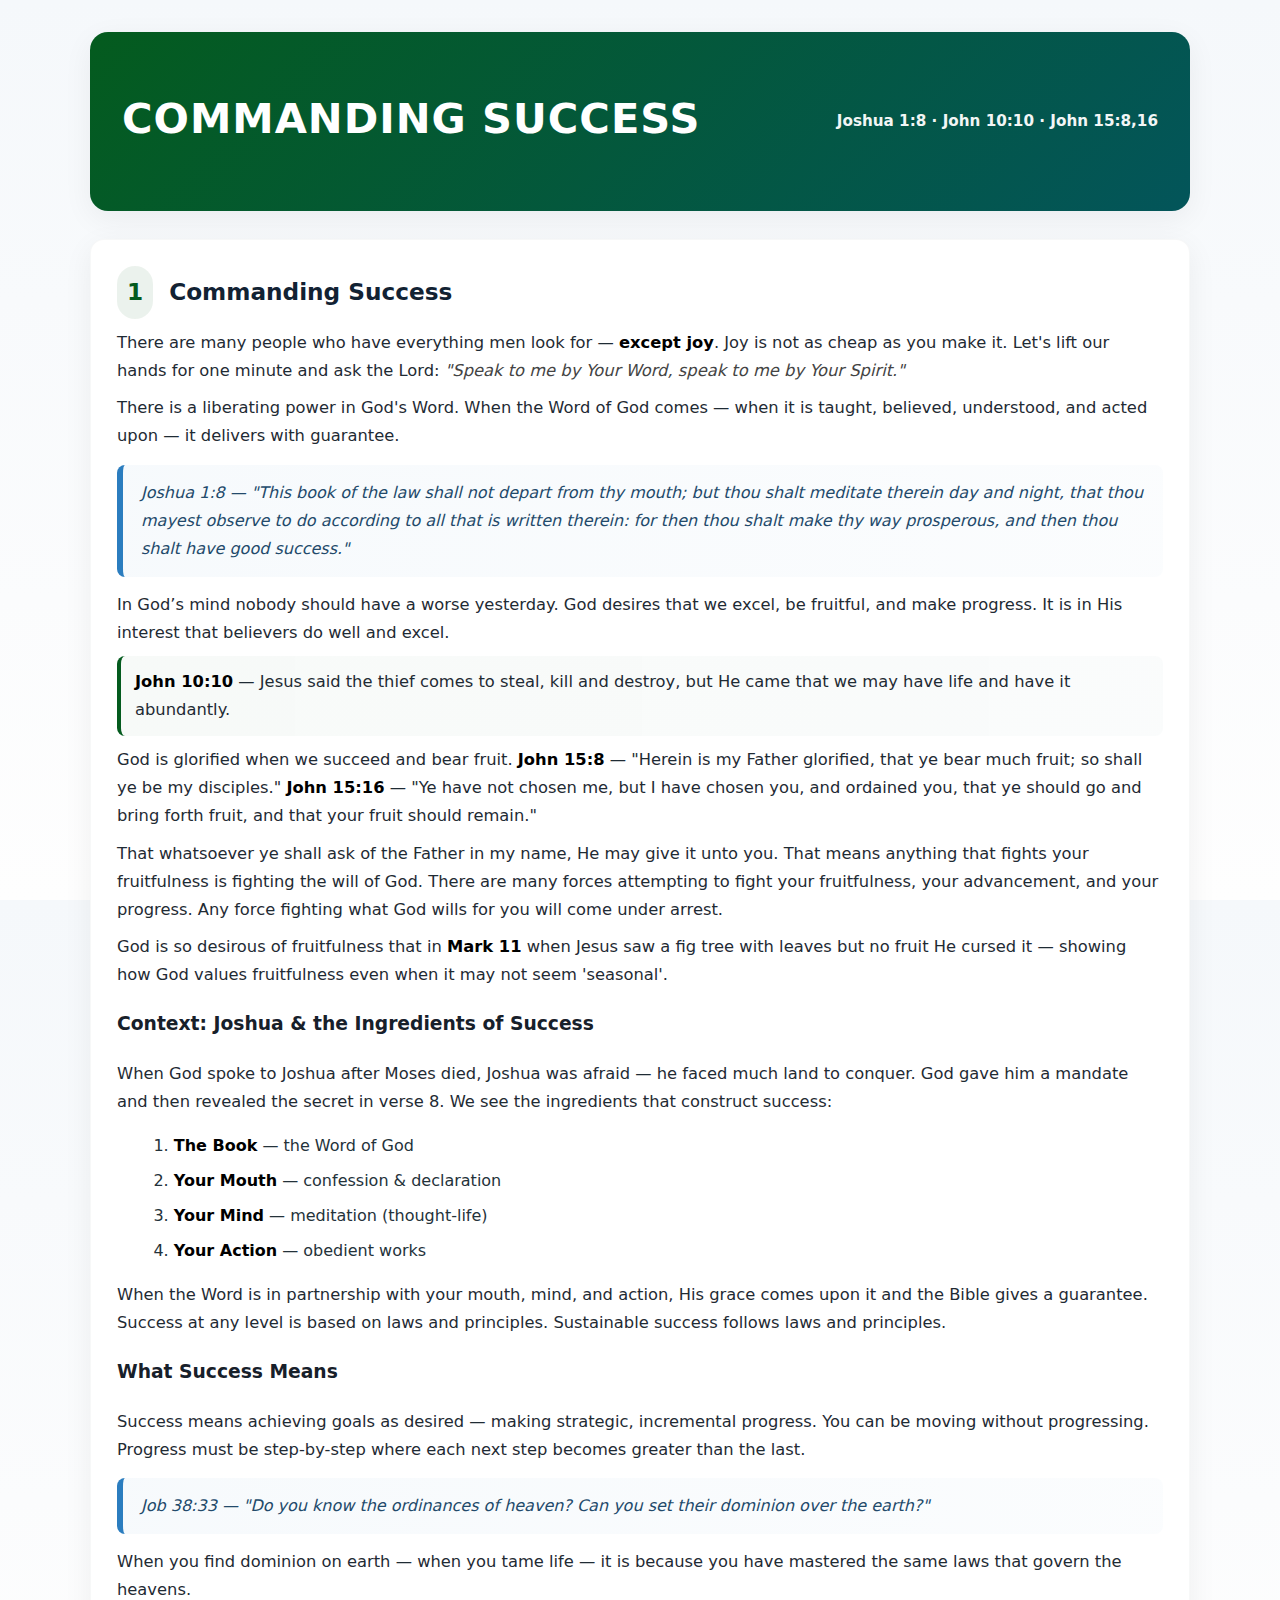
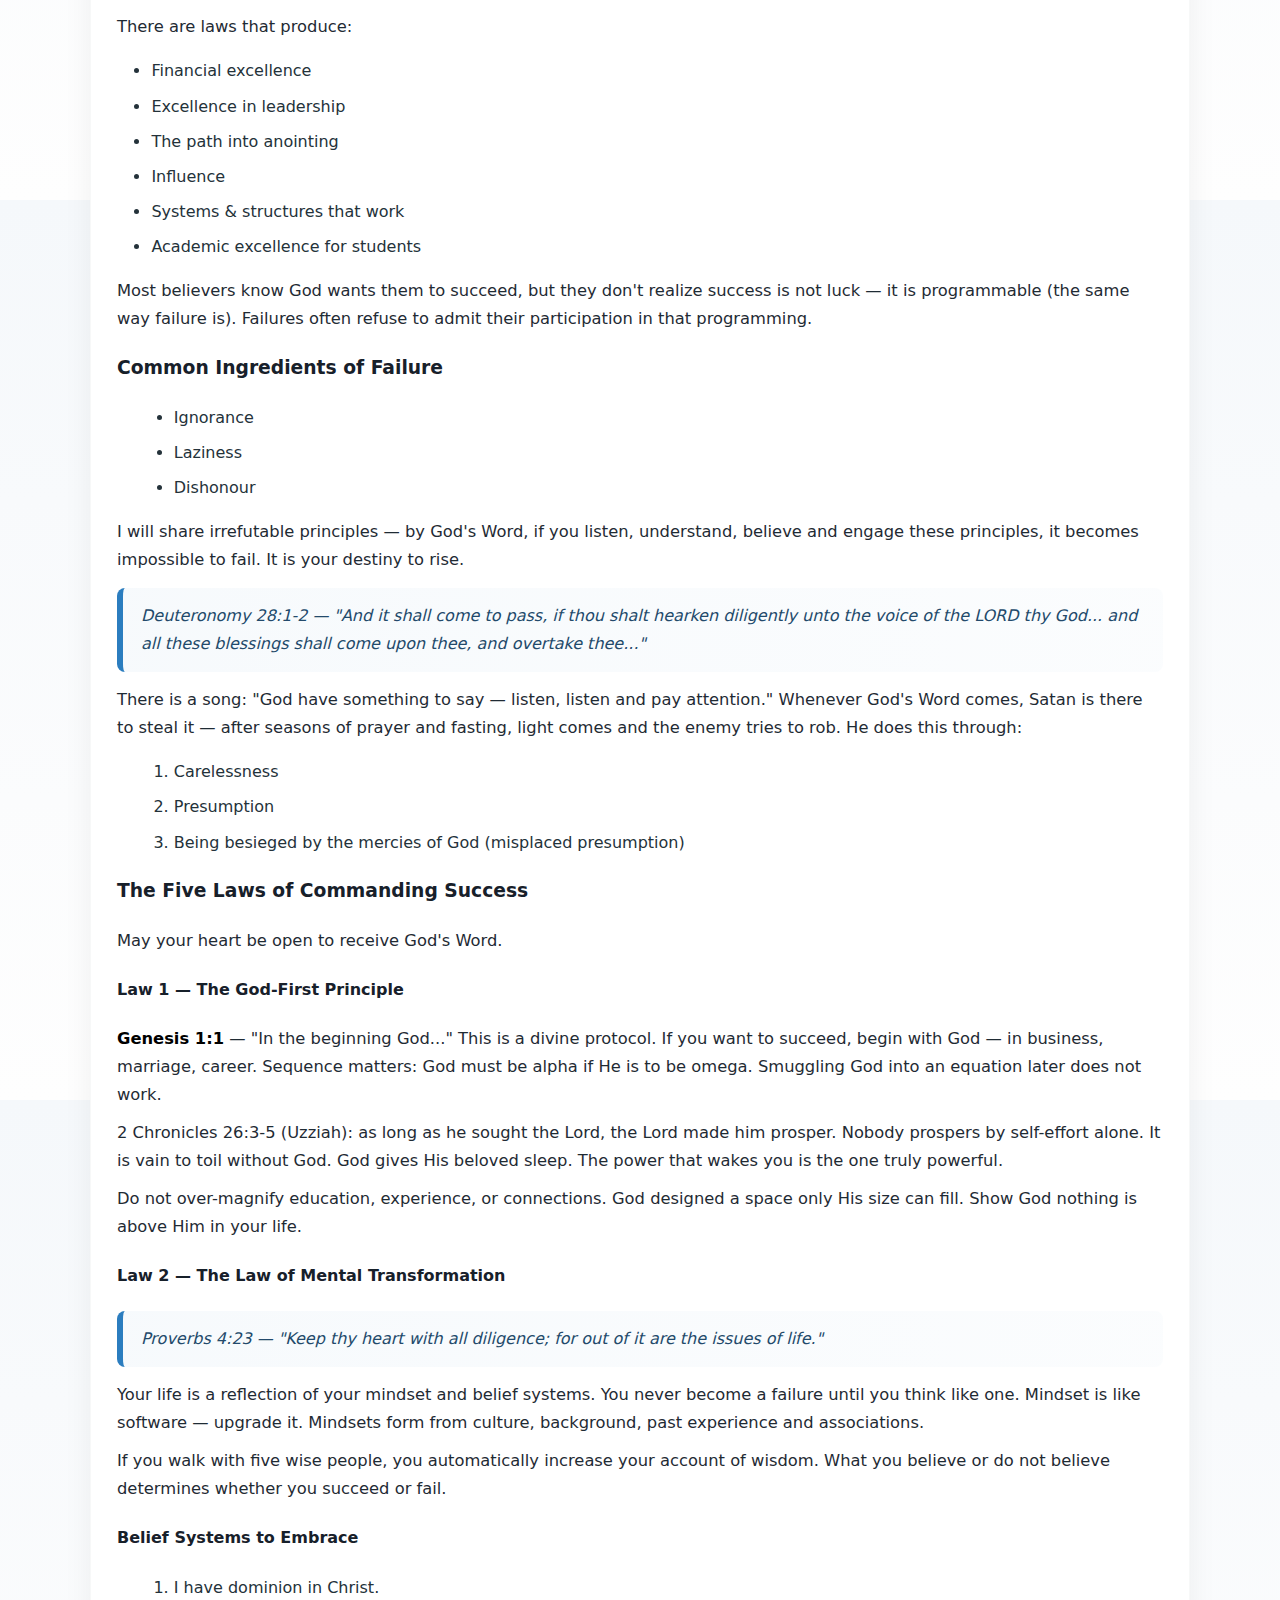
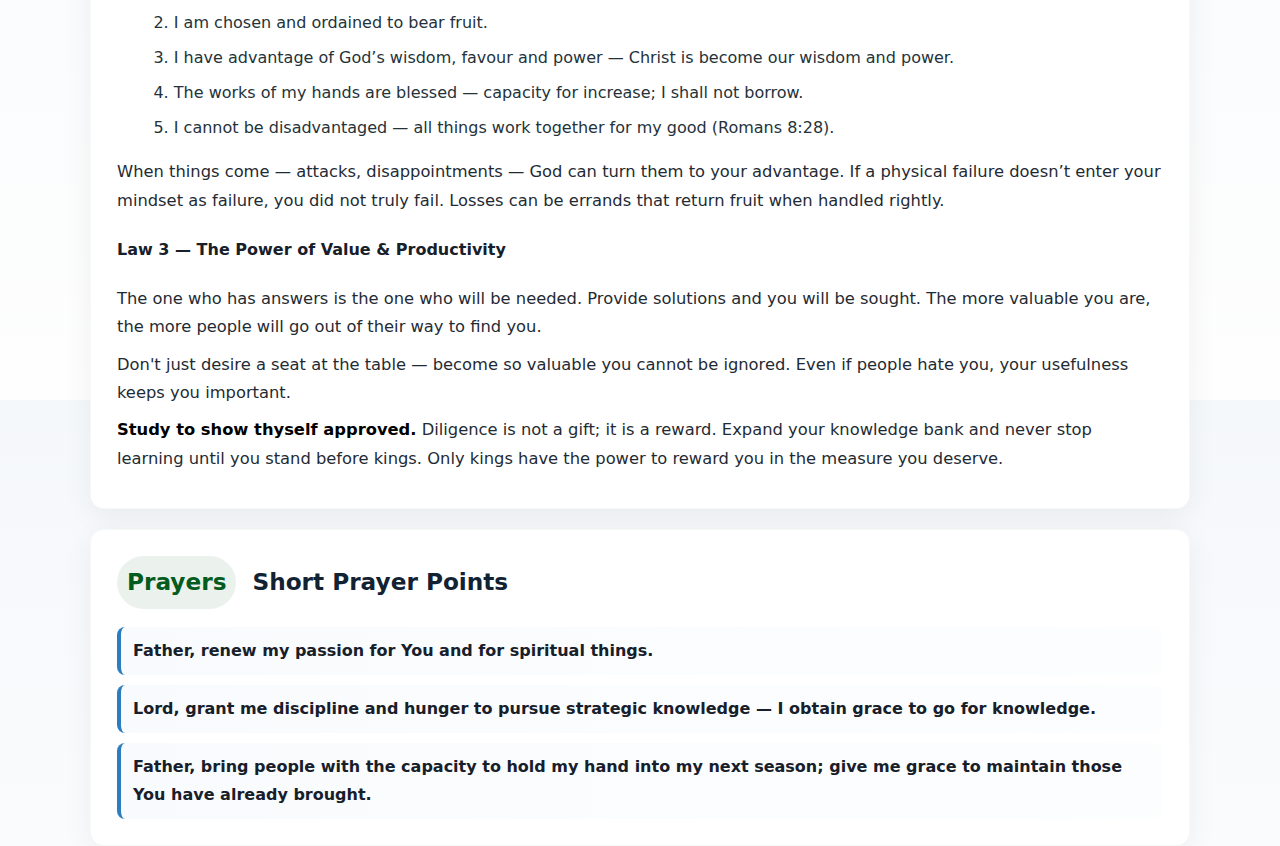
<file: selmanteaching/commandingsuccess.html>
<!DOCTYPE html>
<html lang="en">
<head>
  <meta charset="utf-8" />
  <meta name="viewport" content="width=device-width,initial-scale=1" />
  <title>Commanding Success — Apostle Joshua Selman</title>

  <!-- Styling -->
  <style>
    :root{
      --bg:#f5f8fb;
      --card:#ffffff;
      --accent-1: #045b1e;
      --accent-2: #03555a;
      --blue:#2b7dbf;
      --muted:#7b8794;
      --glass: rgba(255,255,255,0.6);
      --radius:14px;
      --shadow: 0 8px 30px rgba(15,23,42,0.06);
      --maxw:1100px;
      --reading: 1.75;
    }

    /* Base */
    *{box-sizing:border-box}
    html,body{height:100%}
    body{
      margin:0;
      font-family: "Inter", system-ui, -apple-system, "Segoe UI", Roboto, "Helvetica Neue", Arial;
      background: linear-gradient(180deg,var(--bg), #fefefe);
      color:#17202a;
      -webkit-font-smoothing:antialiased;
      -moz-osx-font-smoothing:grayscale;
      padding:32px 20px;
      line-height:var(--reading);
    }

    .site {
      max-width: var(--maxw);
      margin: 0 auto;
    }

    /* Header / Hero */
    .hero {
      background: linear-gradient(135deg, var(--accent-1), var(--accent-2));
      color: #fff;
      padding: 3.2rem 2rem;
      border-radius: 18px;
      box-shadow: var(--shadow);
      display: grid;
      grid-template-columns: 1fr auto;
      gap: 1rem;
      align-items: center;
    }

    .hero h1{
      margin:0 0 .25rem 0;
      font-size: clamp(1.6rem, 3.8vw, 2.6rem);
      letter-spacing: 1px;
    }

    .hero p.lead{
      margin:0;
      opacity:.95;
      font-size: 1rem;
    }

    .hero .scripture {
      text-align:right;
      font-weight:600;
      font-size: .95rem;
      opacity:.95;
    }

    /* Content cards */
    .message {
      background: var(--card);
      border-radius: var(--radius);
      margin-top: 28px;
      padding: 26px;
      box-shadow: var(--shadow);
      border: 1px solid rgba(15,23,42,0.03);
    }

    .message + .message { margin-top: 20px; }

    .message-title{
      margin:0 0 10px 0;
      font-size: 1.45rem;
      color: #122233;
      display:flex;
      align-items:center;
      gap:.5rem;
    }

    .meta {
      color: var(--muted);
      font-size: .95rem;
      margin-bottom: 14px;
    }

    /* Paragraphs and emphasis */
    .message p{
      margin: .6rem 0;
      font-size: 1.02rem;
      color: #1f2b34;
      line-height: 1.72;
    }

    strong { color: #000; font-weight:700; }
    em { font-style:italic; color: #444; }

    /* Blockquote / verse */
    blockquote {
      margin: 14px 0;
      padding: 14px 18px;
      border-left: 6px solid var(--blue);
      background: linear-gradient(90deg, rgba(43,125,191,0.04), rgba(43,125,191,0.02));
      color: #234a6b;
      font-style: italic;
      border-radius: 8px;
    }

    .scripture-inline {
      color: var(--blue);
      font-weight:600;
    }

    /* Lists */
    ol, ul { margin-left: 1.05rem; color: #24323a; }
    ol li, ul li { margin: .45rem 0; }
    ul.principles { padding-left: 1.1rem; }

    /* Highlighted box */
    .pill {
      display:inline-block;
      padding:6px 10px;
      border-radius:999px;
      background: rgba(4,91,30,0.08);
      color: var(--accent-1);
      font-weight: 700;
      margin-right: 8px;
    }

    /* Small callout */
    .callout {
      margin-top: 14px;
      padding: 12px 14px;
      background: linear-gradient(90deg, rgba(4,91,30,0.03), rgba(3,85,90,0.02));
      border-left: 4px solid var(--accent-1);
      border-radius: 8px;
      color: #16313a;
    }

    /* Footer / prayer area */
    .prayers {
      margin-top: 18px;
      display:grid;
      gap:10px;
    }

    .prayer-item {
      background: linear-gradient(90deg, rgba(43,125,191,0.03), rgba(43,125,191,0.01));
      border-left: 4px solid var(--blue);
      padding: 10px 12px;
      border-radius: 8px;
      font-weight:600;
    }

    /* Responsive */
    @media (max-width:820px){
      .hero { grid-template-columns: 1fr; text-align:left; gap:.6rem; }
      .hero .scripture { text-align:left; margin-top: .2rem; }
    }

    @media (max-width:460px){
      body { padding:18px 12px; }
      .hero { padding: 2rem; border-radius:12px; }
      .message { padding:18px; border-radius:12px; }
    }
  </style>
</head>
<body>
  <div class="site">
    <header class="hero" role="banner">
      <div>
        <h1>COMMANDING SUCCESS</h1>
        <p class="lead"></p>
      </div>
      <div class="scripture">Joshua 1:8 · John 10:10 · John 15:8,16</div>
    </header>

    <!-- Message card -->
    <article class="message" aria-labelledby="m1">
      <h2 id="m1" class="message-title"><span class="pill">1</span> Commanding Success</h2>
      <p>There are many people who have everything men look for — <strong>except joy</strong>. Joy is not as cheap as you make it. Let's lift our hands for one minute and ask the Lord: <em>"Speak to me by Your Word, speak to me by Your Spirit."</em></p>

      <p>There is a liberating power in God's Word. When the Word of God comes — when it is taught, believed, understood, and acted upon — it delivers with guarantee.</p>

      <blockquote>Joshua 1:8 — "This book of the law shall not depart from thy mouth; but thou shalt meditate therein day and night, that thou mayest observe to do according to all that is written therein: for then thou shalt make thy way prosperous, and then thou shalt have good success."</blockquote>

      <p>In God’s mind nobody should have a worse yesterday. God desires that we excel, be fruitful, and make progress. It is in His interest that believers do well and excel.</p>

      <p class="callout"><strong>John 10:10</strong> — Jesus said the thief comes to steal, kill and destroy, but He came that we may have life and have it abundantly.</p>

      <p>God is glorified when we succeed and bear fruit. <strong>John 15:8</strong> — "Herein is my Father glorified, that ye bear much fruit; so shall ye be my disciples." <strong>John 15:16</strong> — "Ye have not chosen me, but I have chosen you, and ordained you, that ye should go and bring forth fruit, and that your fruit should remain."</p>

      <p>That whatsoever ye shall ask of the Father in my name, He may give it unto you. That means anything that fights your fruitfulness is fighting the will of God. There are many forces attempting to fight your fruitfulness, your advancement, and your progress. Any force fighting what God wills for you will come under arrest.</p>

      <p>God is so desirous of fruitfulness that in <strong>Mark 11</strong> when Jesus saw a fig tree with leaves but no fruit He cursed it — showing how God values fruitfulness even when it may not seem 'seasonal'.</p>

      <h3>Context: Joshua & the Ingredients of Success</h3>
      <p>When God spoke to Joshua after Moses died, Joshua was afraid — he faced much land to conquer. God gave him a mandate and then revealed the secret in verse 8. We see the ingredients that construct success:</p>

      <ol>
        <li><strong>The Book</strong> — the Word of God</li>
        <li><strong>Your Mouth</strong> — confession & declaration</li>
        <li><strong>Your Mind</strong> — meditation (thought-life)</li>
        <li><strong>Your Action</strong> — obedient works</li>
      </ol>

      <p>When the Word is in partnership with your mouth, mind, and action, His grace comes upon it and the Bible gives a guarantee. Success at any level is based on laws and principles. Sustainable success follows laws and principles.</p>

      <h3>What Success Means</h3>
      <p>Success means achieving goals as desired — making strategic, incremental progress. You can be moving without progressing. Progress must be step-by-step where each next step becomes greater than the last.</p>

      <blockquote>Job 38:33 — "Do you know the ordinances of heaven? Can you set their dominion over the earth?"</blockquote>

      <p>When you find dominion on earth — when you tame life — it is because you have mastered the same laws that govern the heavens.</p>

      <p>There are laws that produce:</p>
      <ul class="principles">
        <li>Financial excellence</li>
        <li>Excellence in leadership</li>
        <li>The path into anointing</li>
        <li>Influence</li>
        <li>Systems & structures that work</li>
        <li>Academic excellence for students</li>
      </ul>

      <p>Most believers know God wants them to succeed, but they don't realize success is not luck — it is programmable (the same way failure is). Failures often refuse to admit their participation in that programming.</p>

      <h3>Common Ingredients of Failure</h3>
      <ul>
        <li>Ignorance</li>
        <li>Laziness</li>
        <li>Dishonour</li>
      </ul>

      <p>I will share irrefutable principles — by God's Word, if you listen, understand, believe and engage these principles, it becomes impossible to fail. It is your destiny to rise.</p>

      <blockquote>Deuteronomy 28:1-2 — "And it shall come to pass, if thou shalt hearken diligently unto the voice of the LORD thy God... and all these blessings shall come upon thee, and overtake thee..."</blockquote>

      <p>There is a song: "God have something to say — listen, listen and pay attention." Whenever God's Word comes, Satan is there to steal it — after seasons of prayer and fasting, light comes and the enemy tries to rob. He does this through:</p>
      <ol>
        <li>Carelessness</li>
        <li>Presumption</li>
        <li>Being besieged by the mercies of God (misplaced presumption)</li>
      </ol>

      <h3>The Five Laws of Commanding Success</h3>
      <p>May your heart be open to receive God's Word.</p>

      <h4>Law 1 — The God-First Principle</h4>
      <p><strong>Genesis 1:1</strong> — "In the beginning God..." This is a divine protocol. If you want to succeed, begin with God — in business, marriage, career. Sequence matters: God must be alpha if He is to be omega. Smuggling God into an equation later does not work.</p>

      <p>2 Chronicles 26:3-5 (Uzziah): as long as he sought the Lord, the Lord made him prosper. Nobody prospers by self-effort alone. It is vain to toil without God. God gives His beloved sleep. The power that wakes you is the one truly powerful.</p>

      <p>Do not over-magnify education, experience, or connections. God designed a space only His size can fill. Show God nothing is above Him in your life.</p>

      <h4>Law 2 — The Law of Mental Transformation</h4>
      <blockquote>Proverbs 4:23 — "Keep thy heart with all diligence; for out of it are the issues of life."</blockquote>

      <p>Your life is a reflection of your mindset and belief systems. You never become a failure until you think like one. Mindset is like software — upgrade it. Mindsets form from culture, background, past experience and associations.</p>

      <p>If you walk with five wise people, you automatically increase your account of wisdom. What you believe or do not believe determines whether you succeed or fail.</p>

      <h4>Belief Systems to Embrace</h4>
      <ol>
        <li>I have dominion in Christ.</li>
        <li>I am chosen and ordained to bear fruit.</li>
        <li>I have advantage of God’s wisdom, favour and power — Christ is become our wisdom and power.</li>
        <li>The works of my hands are blessed — capacity for increase; I shall not borrow.</li>
        <li>I cannot be disadvantaged — all things work together for my good (Romans 8:28).</li>
      </ol>

      <p>When things come — attacks, disappointments — God can turn them to your advantage. If a physical failure doesn’t enter your mindset as failure, you did not truly fail. Losses can be errands that return fruit when handled rightly.</p>

      <h4>Law 3 — The Power of Value & Productivity</h4>
      <p>The one who has answers is the one who will be needed. Provide solutions and you will be sought. The more valuable you are, the more people will go out of their way to find you.</p>

      <p>Don't just desire a seat at the table — become so valuable you cannot be ignored. Even if people hate you, your usefulness keeps you important.</p>

      <p><strong>Study to show thyself approved.</strong> Diligence is not a gift; it is a reward. Expand your knowledge bank and never stop learning until you stand before kings. Only kings have the power to reward you in the measure you deserve.</p>
    </article>

    <!-- Prayer / Closing -->
    <aside class="message" aria-labelledby="prayer">
      <h2 id="prayer" class="message-title"><span class="pill">Prayers</span> Short Prayer Points</h2>

      <div class="prayers">
        <div class="prayer-item">Father, renew my passion for You and for spiritual things.</div>
        <div class="prayer-item">Lord, grant me discipline and hunger to pursue strategic knowledge — I obtain grace to go for knowledge.</div>
        <div class="prayer-item">Father, bring people with the capacity to hold my hand into my next season; give me grace to maintain those You have already brought.</div>
      </div>
    </aside>

  </div>
</body>
</html>
</file>
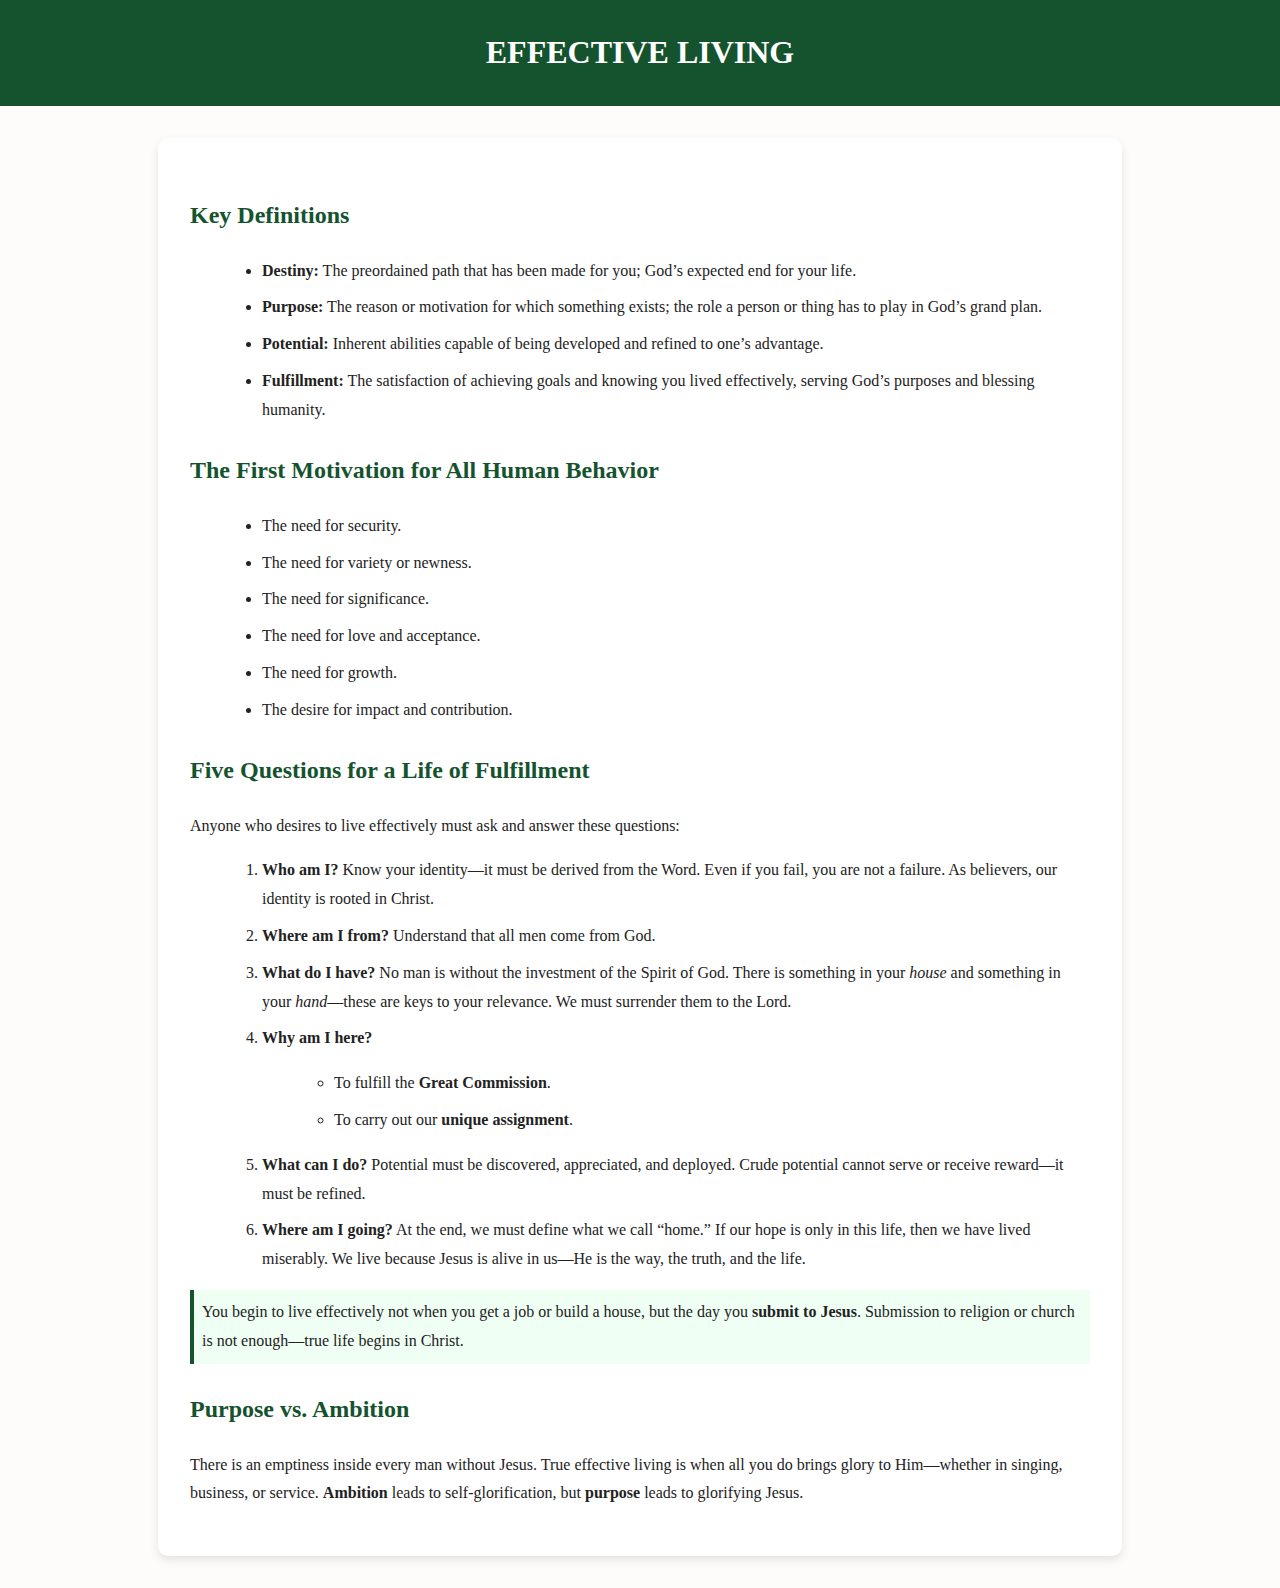
<file: selmanteaching/efectiveliving.html>
<!DOCTYPE html>
<html lang="en">
<head>
  <meta charset="UTF-8">
  <meta name="viewport" content="width=device-width, initial-scale=1.0">
  <title>Effective Living</title>
  <style>
    body {
      font-family: Georgia, serif;
      line-height: 1.8;
      background: #fdfcfb;
      margin: 0;
      padding: 0;
      color: #222;
    }
    header {
      background: #14532d;
      color: white;
      padding: 1.5rem;
      text-align: center;
    }
    header h1 {
      margin: 0;
      font-size: 2rem;
    }
    main {
      max-width: 900px;
      margin: 2rem auto;
      background: #fff;
      padding: 2rem;
      border-radius: 10px;
      box-shadow: 0px 4px 10px rgba(0,0,0,0.1);
    }
    h2, h3 {
      color: #14532d;
      margin-top: 1.5rem;
    }
    p {
      margin: 1rem 0;
    }
    ul, ol {
      margin: 1rem 0 1rem 2rem;
    }
    li {
      margin-bottom: 0.5rem;
    }
    .highlight {
      background: #f0fff4;
      padding: 0.5rem;
      border-left: 4px solid #14532d;
      margin: 1rem 0;
    }
  </style>
</head>
<body>
  <header>
    <h1>EFFECTIVE LIVING</h1>
  </header>

  <main>
    <h2>Key Definitions</h2>
    <ul>
      <li><strong>Destiny:</strong> The preordained path that has been made for you; God’s expected end for your life.</li>
      <li><strong>Purpose:</strong> The reason or motivation for which something exists; the role a person or thing has to play in God’s grand plan.</li>
      <li><strong>Potential:</strong> Inherent abilities capable of being developed and refined to one’s advantage.</li>
      <li><strong>Fulfillment:</strong> The satisfaction of achieving goals and knowing you lived effectively, serving God’s purposes and blessing humanity.</li>
    </ul>

    <h2>The First Motivation for All Human Behavior</h2>
    <ul>
      <li>The need for security.</li>
      <li>The need for variety or newness.</li>
      <li>The need for significance.</li>
      <li>The need for love and acceptance.</li>
      <li>The need for growth.</li>
      <li>The desire for impact and contribution.</li>
    </ul>

    <h2>Five Questions for a Life of Fulfillment</h2>
    <p>Anyone who desires to live effectively must ask and answer these questions:</p>
    <ol>
      <li>
        <strong>Who am I?</strong>  
        Know your identity—it must be derived from the Word.  
        Even if you fail, you are not a failure.  
        As believers, our identity is rooted in Christ.
      </li>
      <li>
        <strong>Where am I from?</strong>  
        Understand that all men come from God.
      </li>
      <li>
        <strong>What do I have?</strong>  
        No man is without the investment of the Spirit of God.  
        There is something in your <em>house</em> and something in your <em>hand</em>—these are keys to your relevance.  
        We must surrender them to the Lord.
      </li>
      <li>
        <strong>Why am I here?</strong>  
        <ul>
          <li>To fulfill the <strong>Great Commission</strong>.</li>
          <li>To carry out our <strong>unique assignment</strong>.</li>
        </ul>
      </li>
      <li>
        <strong>What can I do?</strong>  
        Potential must be discovered, appreciated, and deployed.  
        Crude potential cannot serve or receive reward—it must be refined.
      </li>
      <li>
        <strong>Where am I going?</strong>  
        At the end, we must define what we call “home.”  
        If our hope is only in this life, then we have lived miserably.  
        We live because Jesus is alive in us—He is the way, the truth, and the life.
      </li>
    </ol>

    <div class="highlight">
      You begin to live effectively not when you get a job or build a house,  
      but the day you <strong>submit to Jesus</strong>.  
      Submission to religion or church is not enough—true life begins in Christ.
    </div>

    <h2>Purpose vs. Ambition</h2>
    <p>
      There is an emptiness inside every man without Jesus.  
      True effective living is when all you do brings glory to Him—whether in singing, business, or service.  
      <strong>Ambition</strong> leads to self-glorification,  
      but <strong>purpose</strong> leads to glorifying Jesus.
    </p>
  </main>
</body>
</html>
</file>
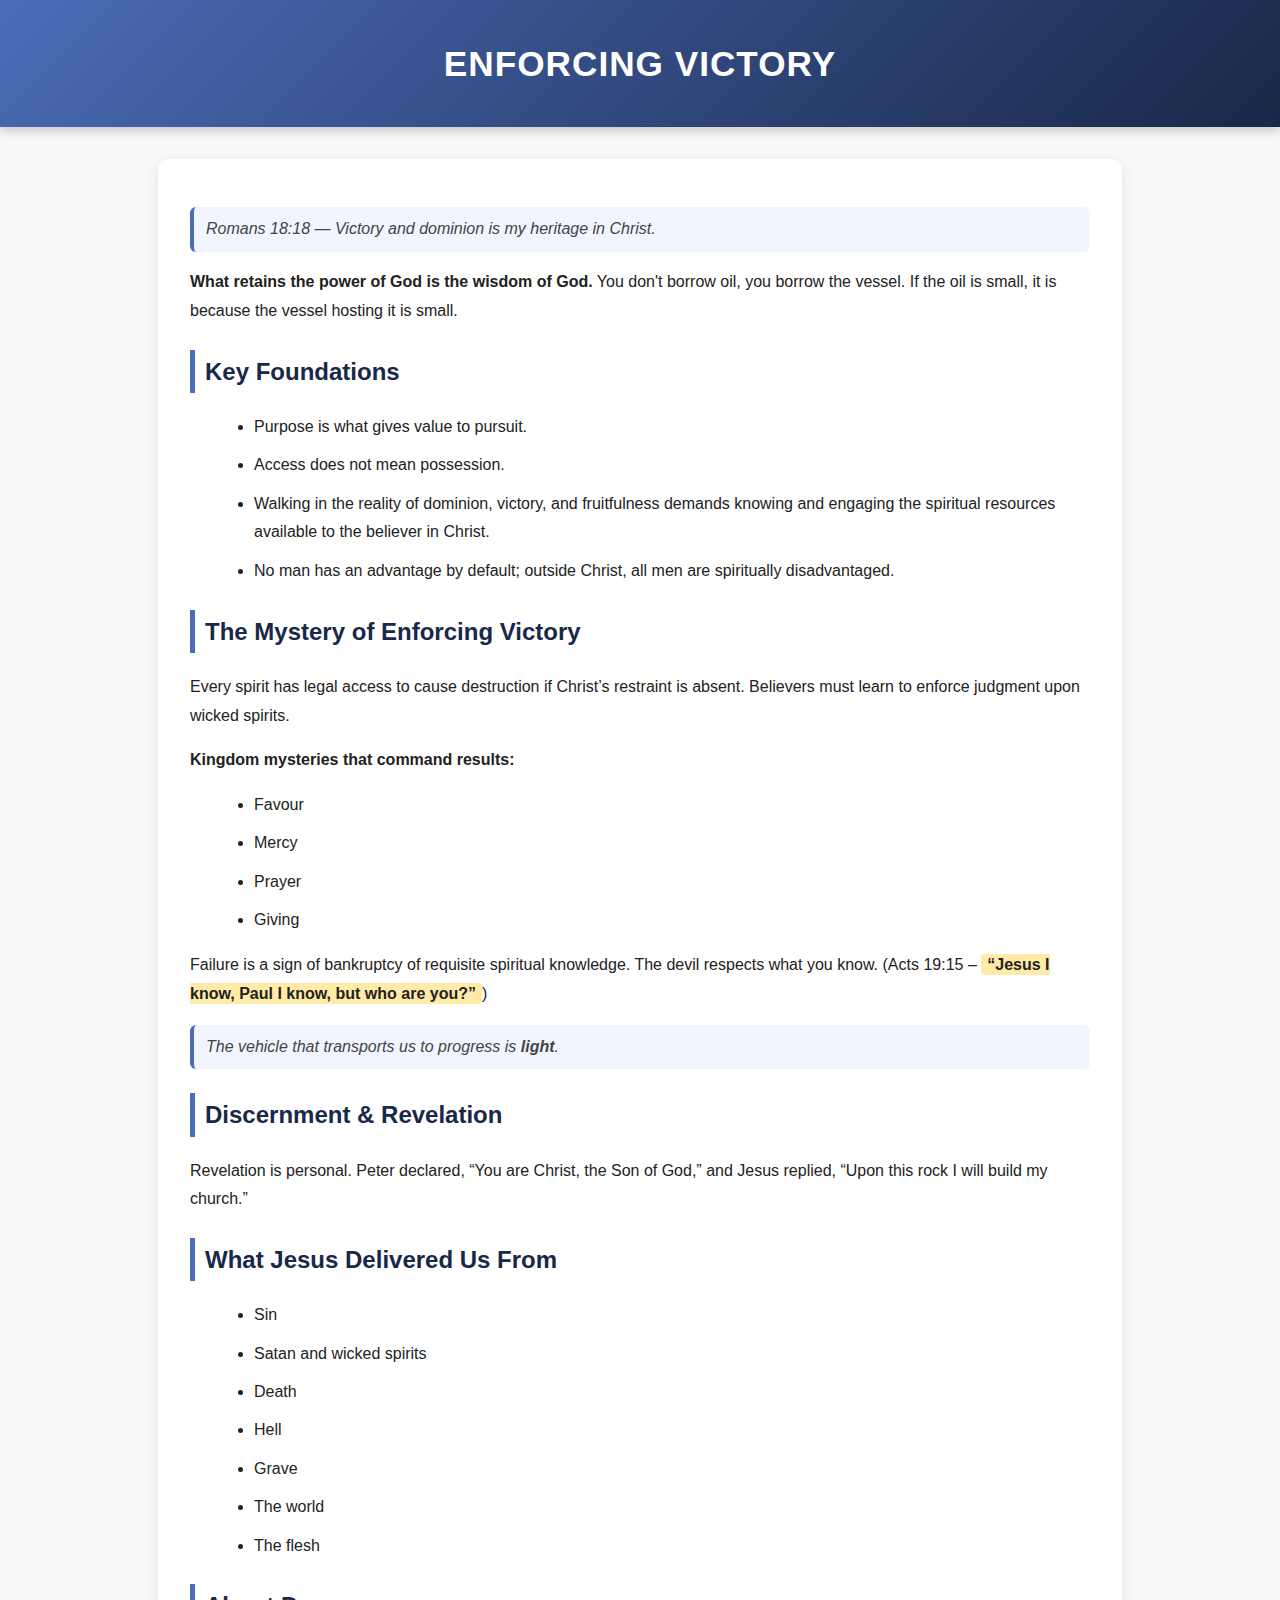
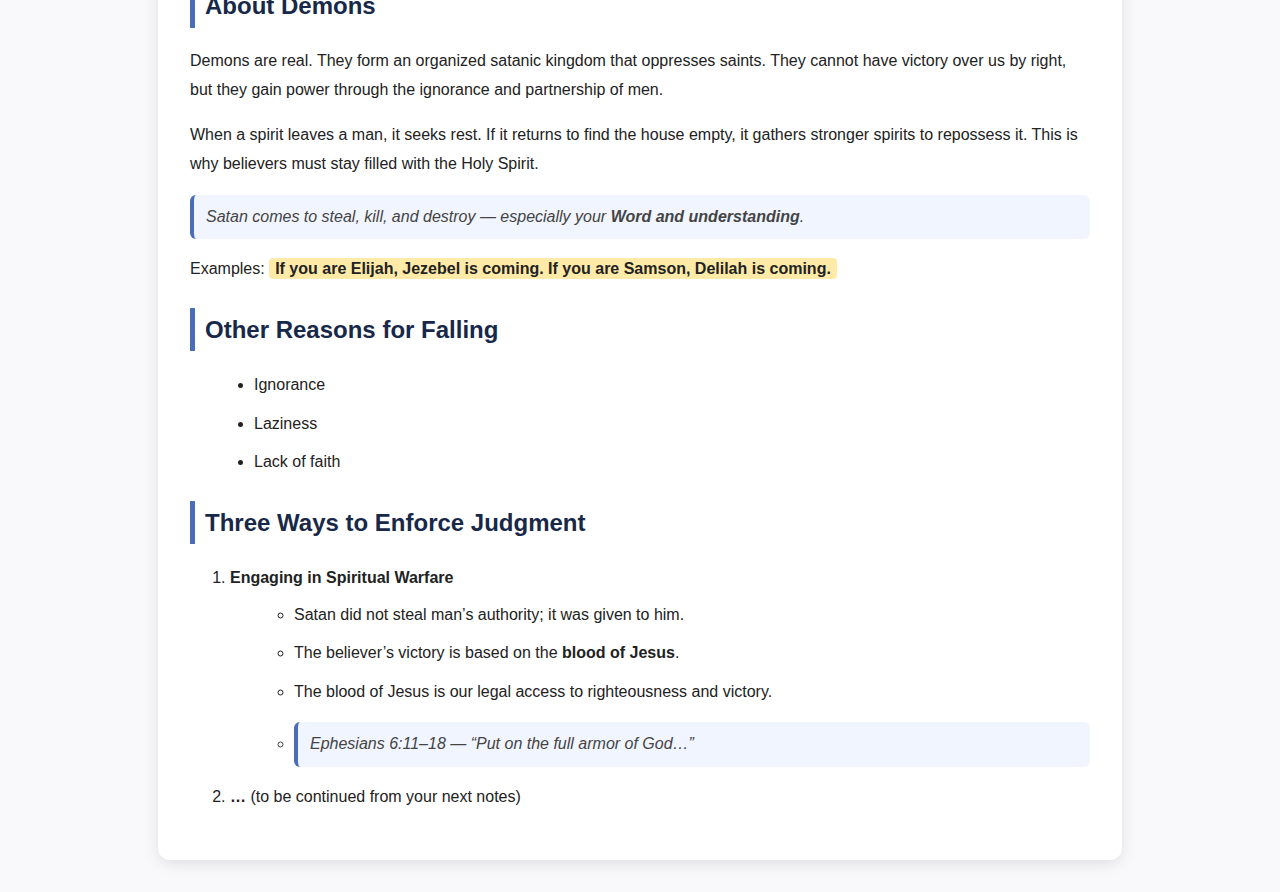
<file: selmanteaching/enforcingvictory.html>
<!DOCTYPE html>
<html lang="en">
<head>
  <meta charset="UTF-8">
  <meta name="viewport" content="width=device-width, initial-scale=1.0">
  <title>Enforcing Victory</title>
  <style>
    body {
      font-family: "Segoe UI", Tahoma, Geneva, Verdana, sans-serif;
      line-height: 1.8;
      margin: 0;
      padding: 0;
      background: #f9f9fc;
      color: #222;
    }
    header {
      background: linear-gradient(135deg, #4b6cb7, #182848);
      color: #fff;
      text-align: center;
      padding: 2rem 1rem;
      box-shadow: 0 4px 10px rgba(0,0,0,0.2);
    }
    header h1 {
      margin: 0;
      font-size: 2.2rem;
      letter-spacing: 1px;
    }
    main {
      max-width: 900px;
      margin: 2rem auto;
      padding: 2rem;
      background: #fff;
      border-radius: 12px;
      box-shadow: 0 4px 15px rgba(0,0,0,0.1);
    }
    h2 {
      margin-top: 1.5rem;
      font-size: 1.5rem;
      color: #182848;
      border-left: 5px solid #4b6cb7;
      padding-left: 10px;
    }
    ul {
      margin: 0.5rem 0 1rem 1.5rem;
    }
    li {
      margin-bottom: 0.6rem;
    }
    .scripture {
      font-style: italic;
      color: #444;
      background: #f1f5ff;
      padding: 8px 12px;
      border-left: 4px solid #4b6cb7;
      margin: 1rem 0;
      border-radius: 6px;
    }
    .highlight {
      background: #ffeaa7;
      padding: 2px 6px;
      border-radius: 4px;
      font-weight: bold;
    }
  </style>
</head>
<body>
  <header>
    <h1>ENFORCING VICTORY</h1>
  </header>
  <main>
    <div class="scripture">
      Romans 18:18 — Victory and dominion is my heritage in Christ.
    </div>

    <p><strong>What retains the power of God is the wisdom of God.</strong> You don't borrow oil, you borrow the vessel. If the oil is small, it is because the vessel hosting it is small.</p>

    <h2>Key Foundations</h2>
    <ul>
      <li>Purpose is what gives value to pursuit.</li>
      <li>Access does not mean possession.</li>
      <li>Walking in the reality of dominion, victory, and fruitfulness demands knowing and engaging the spiritual resources available to the believer in Christ.</li>
      <li>No man has an advantage by default; outside Christ, all men are spiritually disadvantaged.</li>
    </ul>

    <h2>The Mystery of Enforcing Victory</h2>
    <p>Every spirit has legal access to cause destruction if Christ’s restraint is absent. Believers must learn to enforce judgment upon wicked spirits.</p>
    <p><strong>Kingdom mysteries that command results:</strong></p>
    <ul>
      <li>Favour</li>
      <li>Mercy</li>
      <li>Prayer</li>
      <li>Giving</li>
    </ul>

    <p>Failure is a sign of bankruptcy of requisite spiritual knowledge. The devil respects what you know. (Acts 19:15 – <span class="highlight">“Jesus I know, Paul I know, but who are you?”</span>)</p>

    <div class="scripture">
      The vehicle that transports us to progress is <strong>light</strong>. 
    </div>

    <h2>Discernment & Revelation</h2>
    <p>Revelation is personal. Peter declared, “You are Christ, the Son of God,” and Jesus replied, “Upon this rock I will build my church.”</p>

    <h2>What Jesus Delivered Us From</h2>
    <ul>
      <li>Sin</li>
      <li>Satan and wicked spirits</li>
      <li>Death</li>
      <li>Hell</li>
      <li>Grave</li>
      <li>The world</li>
      <li>The flesh</li>
    </ul>

    <h2>About Demons</h2>
    <p>Demons are real. They form an organized satanic kingdom that oppresses saints. They cannot have victory over us by right, but they gain power through the ignorance and partnership of men.</p>
    <p>When a spirit leaves a man, it seeks rest. If it returns to find the house empty, it gathers stronger spirits to repossess it. This is why believers must stay filled with the Holy Spirit.</p>

    <div class="scripture">
      Satan comes to steal, kill, and destroy — especially your <strong>Word and understanding</strong>.
    </div>

    <p>Examples: <span class="highlight">If you are Elijah, Jezebel is coming. If you are Samson, Delilah is coming.</span></p>

    <h2>Other Reasons for Falling</h2>
    <ul>
      <li>Ignorance</li>
      <li>Laziness</li>
      <li>Lack of faith</li>
    </ul>

    <h2>Three Ways to Enforce Judgment</h2>
    <ol>
      <li>
        <strong>Engaging in Spiritual Warfare</strong>  
        <ul>
          <li>Satan did not steal man’s authority; it was given to him.</li>
          <li>The believer’s victory is based on the <strong>blood of Jesus</strong>.</li>
          <li>The blood of Jesus is our legal access to righteousness and victory.</li>
          <li class="scripture">Ephesians 6:11–18 — “Put on the full armor of God…”</li>
        </ul>
      </li>
      <li><strong>…</strong> (to be continued from your next notes)</li>
    </ol>
  </main>
</body>
</html>
</file>
